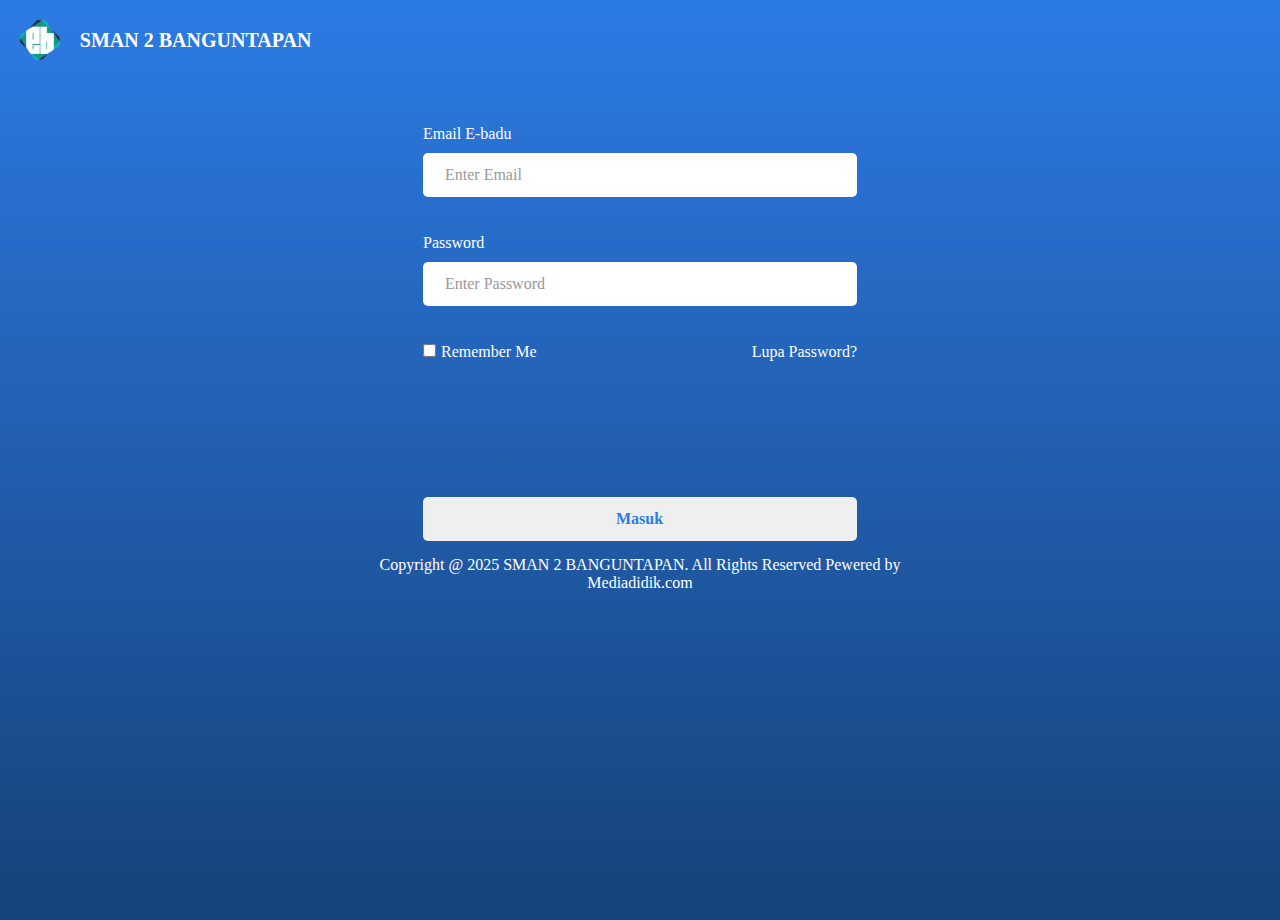
<file: index.html>
<!DOCTYPE html>
<html lang="en">
<head>
    <meta charset="UTF-8">
    <meta name="viewport" content="width=device-width, initial-scale=1.0">
    <title>Login page</title>
    <link rel ="stylesheet" href="login.css">
</head>

<body>
    <nav class="navbar">
        <div class="navdiv">
            <img src="logo ebadu.png" class="logo-ebadu" alt="Logo">
            <span>SMAN 2 BANGUNTAPAN</span>
        </div>
    </nav>

    <div class="wrapper">
        <form action="">
               
                <div class="input-box">
                     <p>Email E-badu</p>
                    <input type="text" placeholder="Enter Email" required>
                </div>
              
                <div class="input-box">
                    <p>Password</p>
                    <input type="password" placeholder="Enter Password" required>
                </div>

                <div class="remember-lupa">
                    <label><input type="checkbox">Remember Me</label>
                    <a href="#">Lupa Password?</a>  
                </div>

            <button type="button" class="btn" onclick="window.location.href='beranda.html'">Masuk</button>

            <div class="text">
                <p>Copyright @ 2025 SMAN 2 BANGUNTAPAN. All Rights Reserved Pewered by Mediadidik.com</p>
            </div>
 
        </form>
    </div>
</body>
</html>
</file>
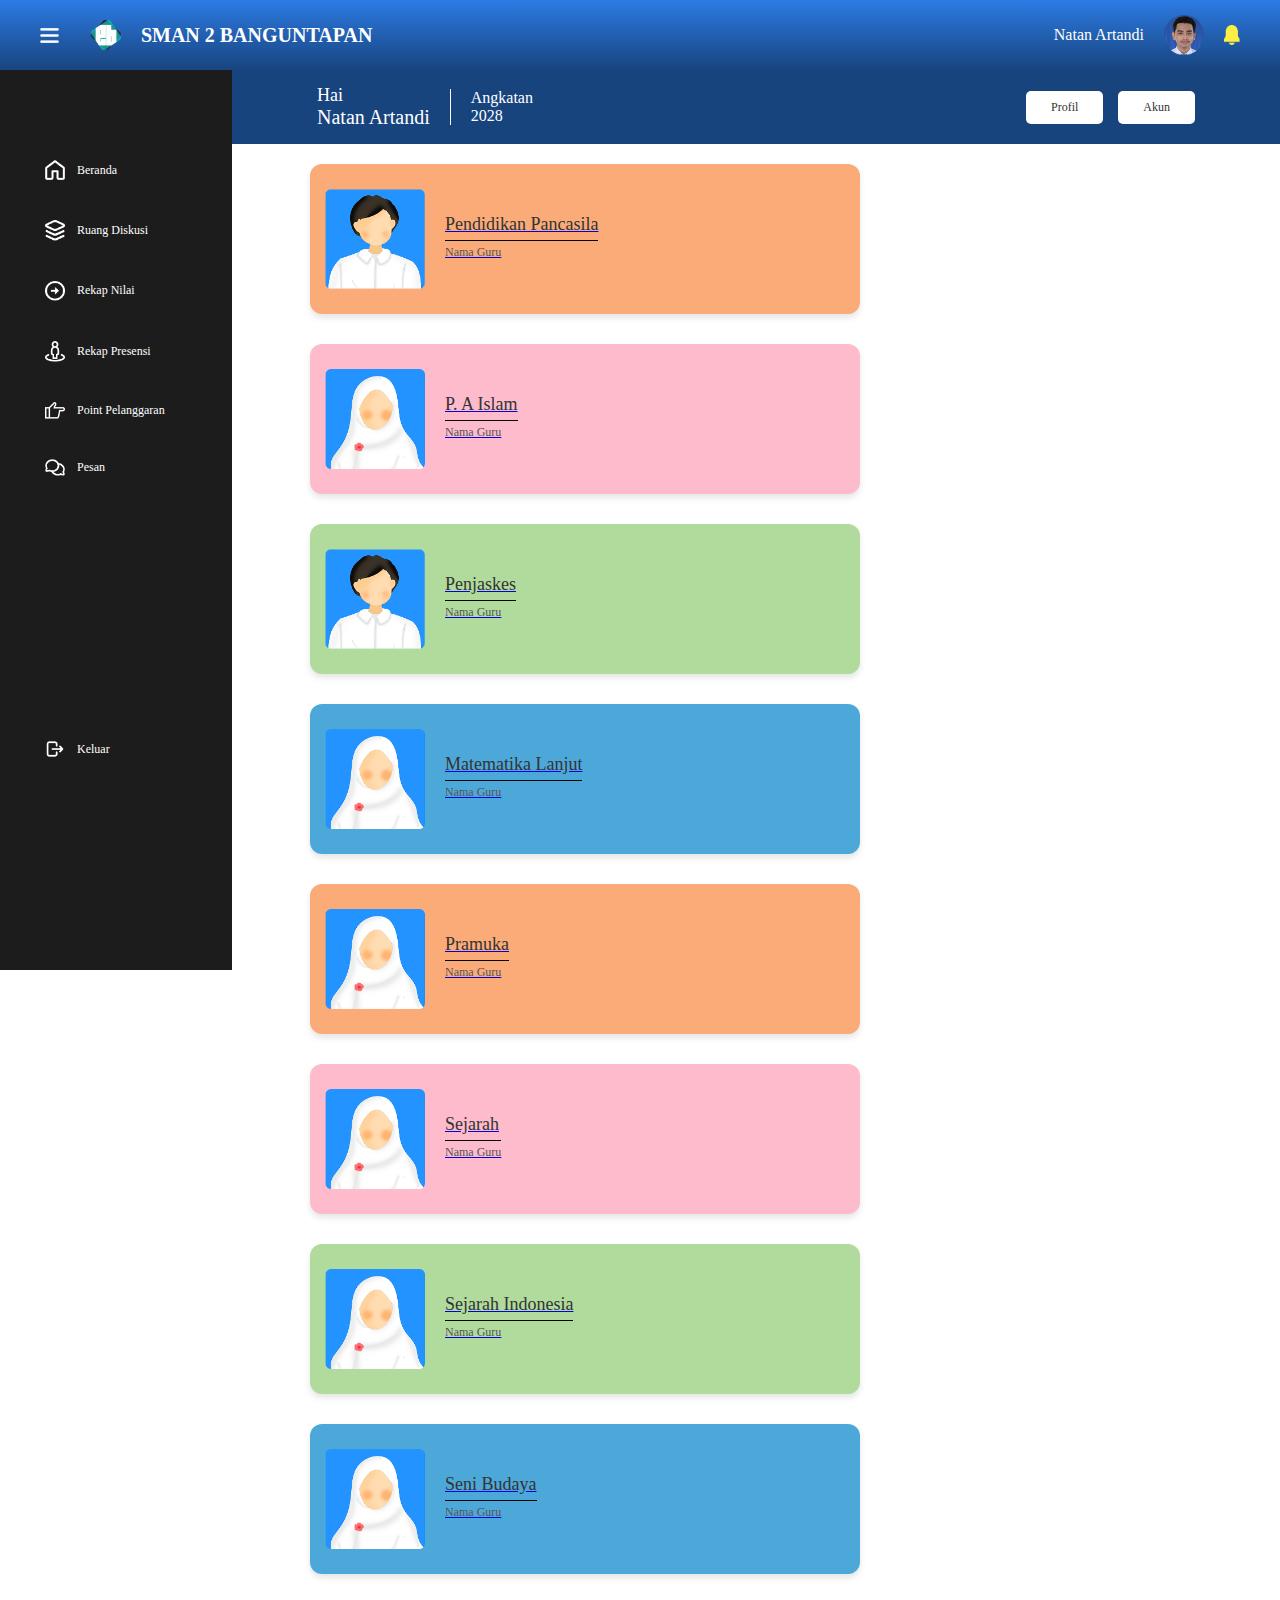
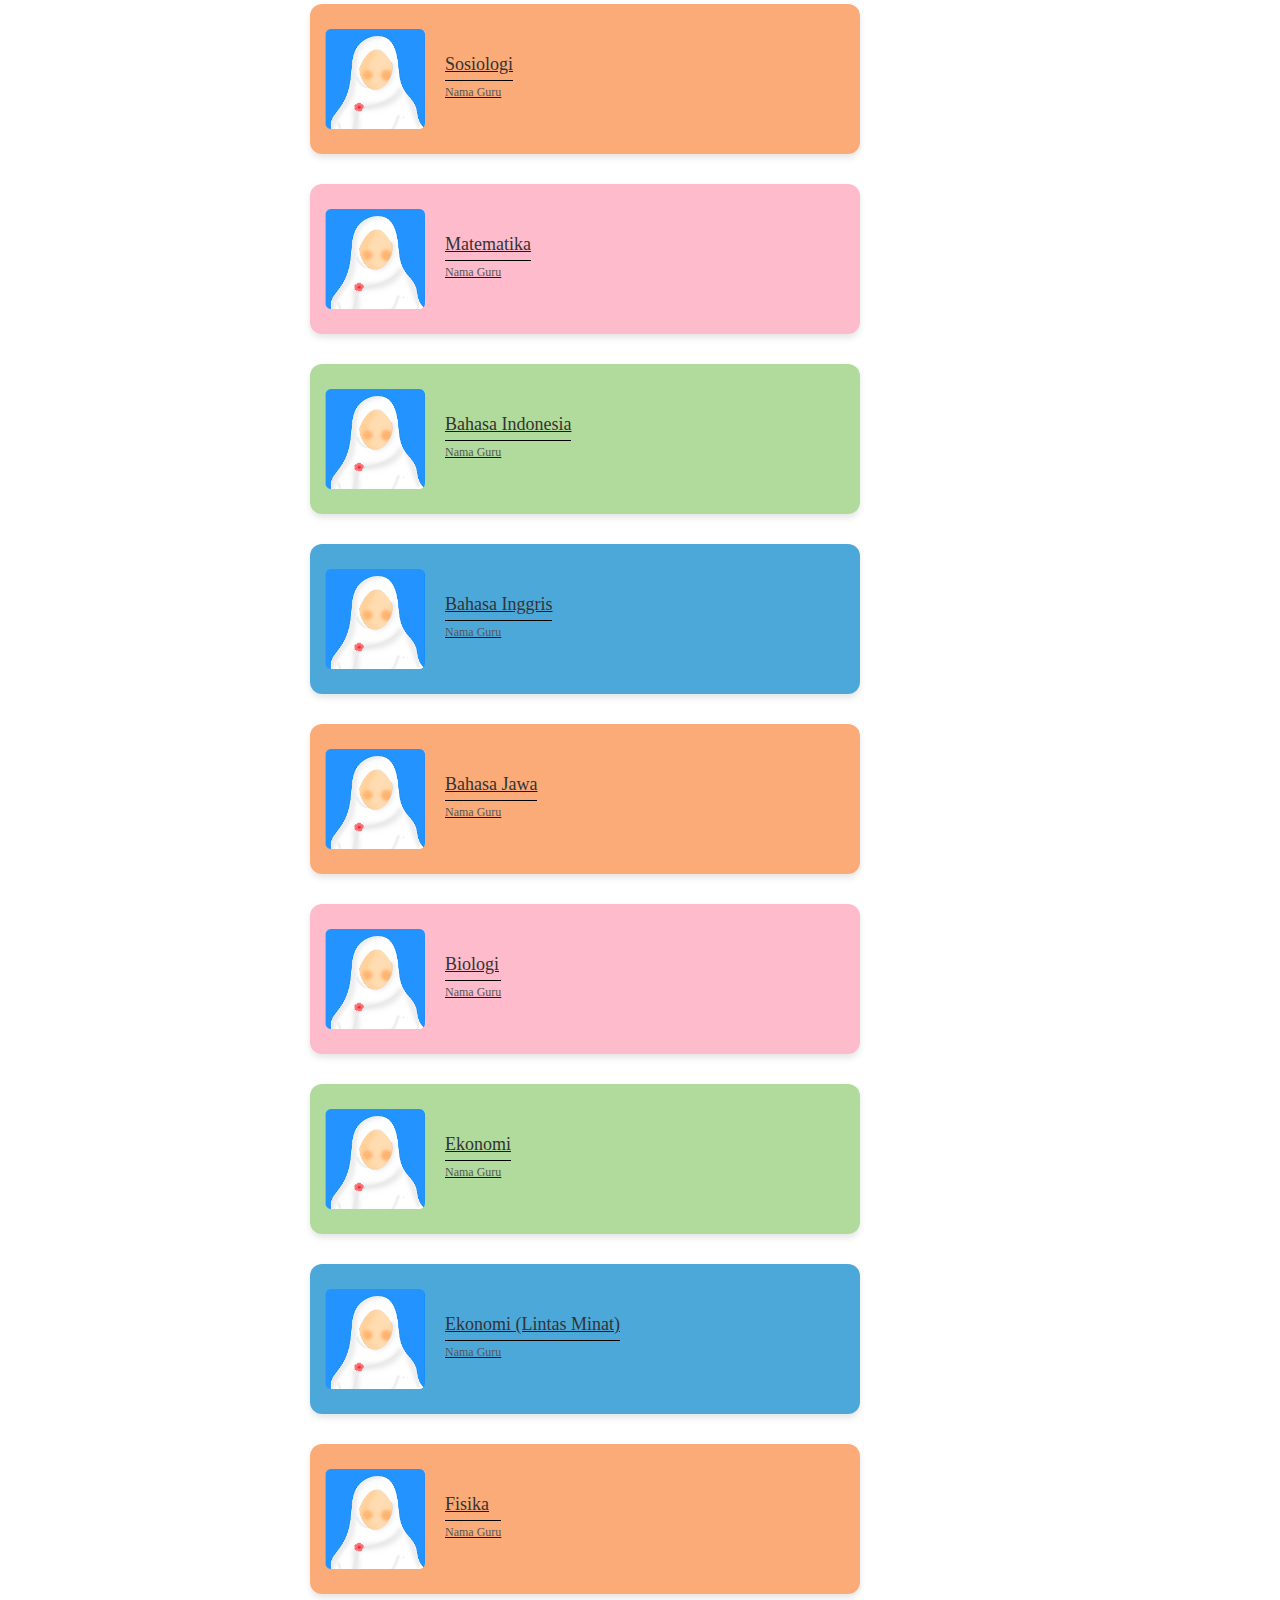
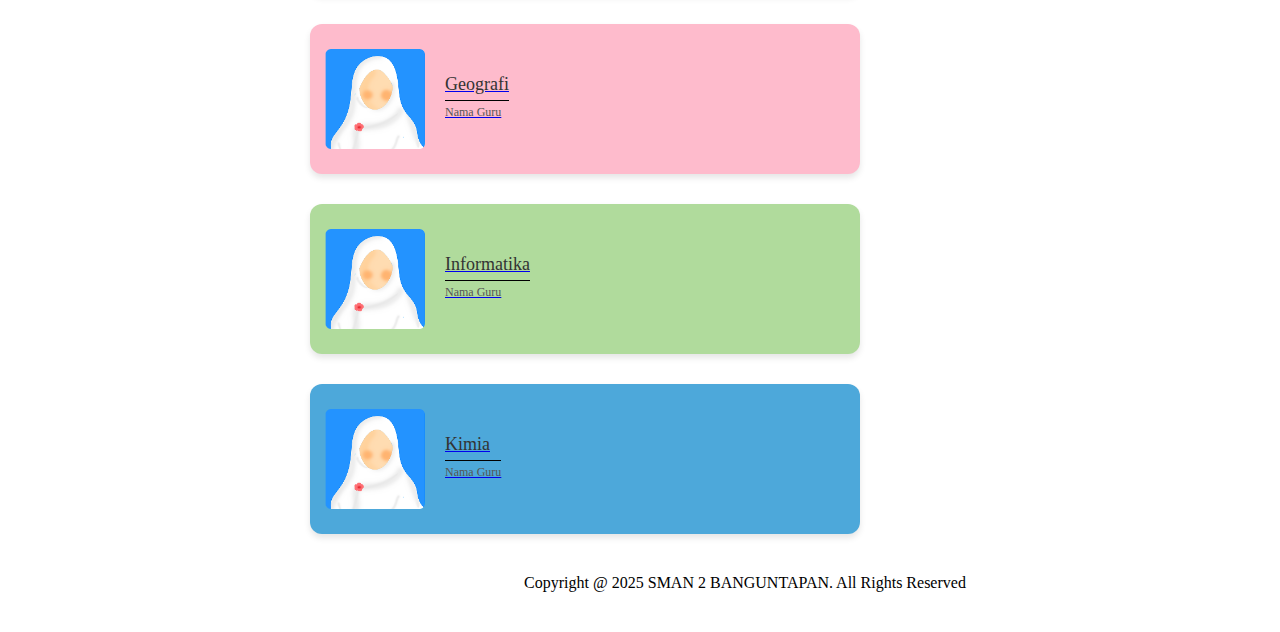
<file: beranda.html>
<!DOCTYPE html>
<html lang="en">
<head>
    <meta charset="UTF-8">
    <meta name="viewport" content="width=device-width, initial-scale=1.0">
    <title>Beranda</title>
    <link rel="stylesheet" href="beranda.css" />
</head>
<body>
     <nav class="navbar">
        <div class="navdiv">
            <div class="kanan"> <img class="icon-menu" src="icon menu.png" />
                <img class="logo-ebadu" src="logo ebadu.png" />
                <span class="text-sma">SMAN 2 BANGUNTAPAN</span>
            </div>
            <div class="kiri"> <span class="text-user">Natan Artandi</span>
                <img class="ellipse" src="Ellipse 1.png" />
                <img class="icon-notifikasi" src="Icon Notifikasi.png" />
            </div>
        </div>    
    </nav>

    <div class="sidebar">
        <div class="sidebar-menu">
            <a href="#" class="item-menu">
                <img src="icon beranda.png"class="icon-menu">
                <span>Beranda</span>
            </a>
             <a href="#" class="item-menu">
                <img src="icon ruang diskusi.png" class="icon-menu">
                <span>Ruang Diskusi</span>
            </a>
             <a href="#" class="item-menu">
                <img src="icon rekap nilai.png" class="icon-menu">
                <span>Rekap Nilai</span>
            </a>
             <a href="#" class="item-menu">
                <img src="icon rekap presensi.png" class="icon-menu">
                <span>Rekap Presensi</span>
            </a>
             <a href="#" class="item-menu">
                <img src="icon point pelanggaran.png" class="icon-menu">
                <span>Point Pelanggaran</span>
            </a>
             <a href="#" class="item-menu">
                <img src="icon pesan.png" class="icon-menu">
                <span>Pesan</span>
            </a>
             <a href="index.html" class="logout">
                <img src="icon keluar.png" class="icon-menu">
                <span>Keluar</span>
            </a>
        </div>
    </div>

    <div class="navbar2">
        <div class="user-info">
            <div class="user">
                <p>Hai</p>
                <h2>Natan Artandi</h2>
            </div>
            <div class="angkatan">
                <p>Angkatan</p>
                <h3>2028</h3>
            </div>
        </div>
        <div class="button-user">
            <button class="btn">Profil</button>
            <button class="btn">Akun</button>
        </div>
    </div>

    <div class="cards-container">
        <a href="mata_pelajaran.html" class="card orange">
            <img src="foto laki laki.png" alt="Guru">
            <div class="card-text">
                <h3>Pendidikan Pancasila</h3>
                <p>Nama Guru</p>
            </div>
        </a>
        <a href="mata_pelajaran.html" class="card pink">
            <img src="foto perempuan.png" alt="Guru">
            <div class="card-text">
                <h3>P. A Islam</h3>
                <p>Nama Guru</p>
            </div>
        </a>
        <a href="mata_pelajaran.html" class="card hijau">
            <img src="foto laki laki.png" alt="Guru">
            <div class="card-text">
                <h3>Penjaskes</h3>
                <p>Nama Guru</p>
                </div>
        </a>
        <a href="mata_pelajaran.html" class="card biru">
            <img src="foto perempuan.png" alt="Guru">
            <div class="card-text">
                <h3>Matematika Lanjut</h3>
                <p>Nama Guru</p>
            </div>
        </a>
        <a href="mata_pelajaran.html" class="card orange">
            <img src="foto perempuan.png" alt="Guru">
            <div class="card-text">
                <h3>Pramuka</h3>
                <p>Nama Guru</p>
            </div>
        </a>
        <a href="mata_pelajaran.html" class="card pink">
            <img src="foto perempuan.png" alt="Guru">
            <div class="card-text">
                    <h3>Sejarah </h3>
                    <p>Nama Guru</p>
                </div>
            </a>
            <a href="mata_pelajaran.html" class="card hijau">
                <img src="foto perempuan.png" alt="Guru">
                <div class="card-text">
                    <h3>Sejarah Indonesia</h3>
                    <p>Nama Guru</p>
                </div>
            </a>
            <a href="mata_pelajaran.html" class="card biru">
                <img src="foto perempuan.png" alt="Guru">
                <div class="card-text">
                    <h3>Seni Budaya</h3>
                    <p>Nama Guru</p>
                </div>
            </a>
            <a href="mata_pelajaran.html" class="card orange">
                <img src="foto perempuan.png" alt="Guru">
                <div class="card-text">
                    <h3>Sosiologi</h3>
                    <p>Nama Guru</p>
                </div>
            </a>
            <a href="mata_pelajaran.html" class="card pink">
                <img src="foto perempuan.png" alt="Guru">
                <div class="card-text">
                    <h3>Matematika</h3>
                    <p>Nama Guru</p>
                </div>
            </a>
            <a href="mata_pelajaran.html" class="card hijau">
                <img src="foto perempuan.png" alt="Guru">
                <div class="card-text">
                    <h3>Bahasa Indonesia</h3>
                    <p>Nama Guru</p>
                </div>
            </a>
            <a href="mata_pelajaran.html" class="card biru">
                <img src="foto perempuan.png" alt="Guru">
                <div class="card-text">
                    <h3>Bahasa Inggris</h3>
                    <p>Nama Guru</p>
                </div>
            </a>
            <a href="mata_pelajaran.html" class="card orange">
                <img src="foto perempuan.png" alt="Guru">
                <div class="card-text">
                    <h3>Bahasa Jawa</h3>
                    <p>Nama Guru</p>
                </div>
            </a>
            <a href="mata_pelajaran.html" class="card pink">
                <img src="foto perempuan.png" alt="Guru">
                <div class="card-text">
                    <h3>Biologi</h3>
                    <p>Nama Guru</p>
                </div>
            </a>
            <a href="mata_pelajaran.html" class="card hijau">
                <img src="foto perempuan.png" alt="Guru">
                <div class="card-text">
                    <h3>Ekonomi</h3>
                    <p>Nama Guru</p>
                </div>
            </a>
                
        <a href="mata_pelajaran.html" class="card biru">
            <img src="foto perempuan.png" alt="Guru">
            <div class="card-text">
                <h3>Ekonomi (Lintas Minat)</h3>
                <p>Nama Guru</p>
            </div>
        </a>
        <a href="mata_pelajaran.html" class="card orange">
            <img src="foto perempuan.png" alt="Guru">
            <div class="card-text">
                <h3>Fisika</h3>
                <p>Nama Guru</p>
            </div>
        </a>
        <a href="mata_pelajaran.html" class="card pink">
            <img src="foto perempuan.png" alt="Guru">
            <div class="card-text">
                <h3>Geografi</h3>
                <p>Nama Guru</p>
            </div>
        </a>
        <a href="mata_pelajaran.html" class="card hijau">
            <img src="foto perempuan.png" alt="Guru">
            <div class="card-text">
                <h3>Informatika</h3>
                <p>Nama Guru</p>
            </div>
        </a>
        <a href="mata_pelajaran.html" class="card biru">
            <img src="foto perempuan.png" alt="Guru">
            <div class="card-text">
                <h3>Kimia</h3>
                <p>Nama Guru</p>
            </div>
        </a>
    </div>
    <div class="identitas">
        <p>Copyright @ 2025 SMAN 2 BANGUNTAPAN. All Rights Reserved</p>
    </div>
</body>
</html>
</file>
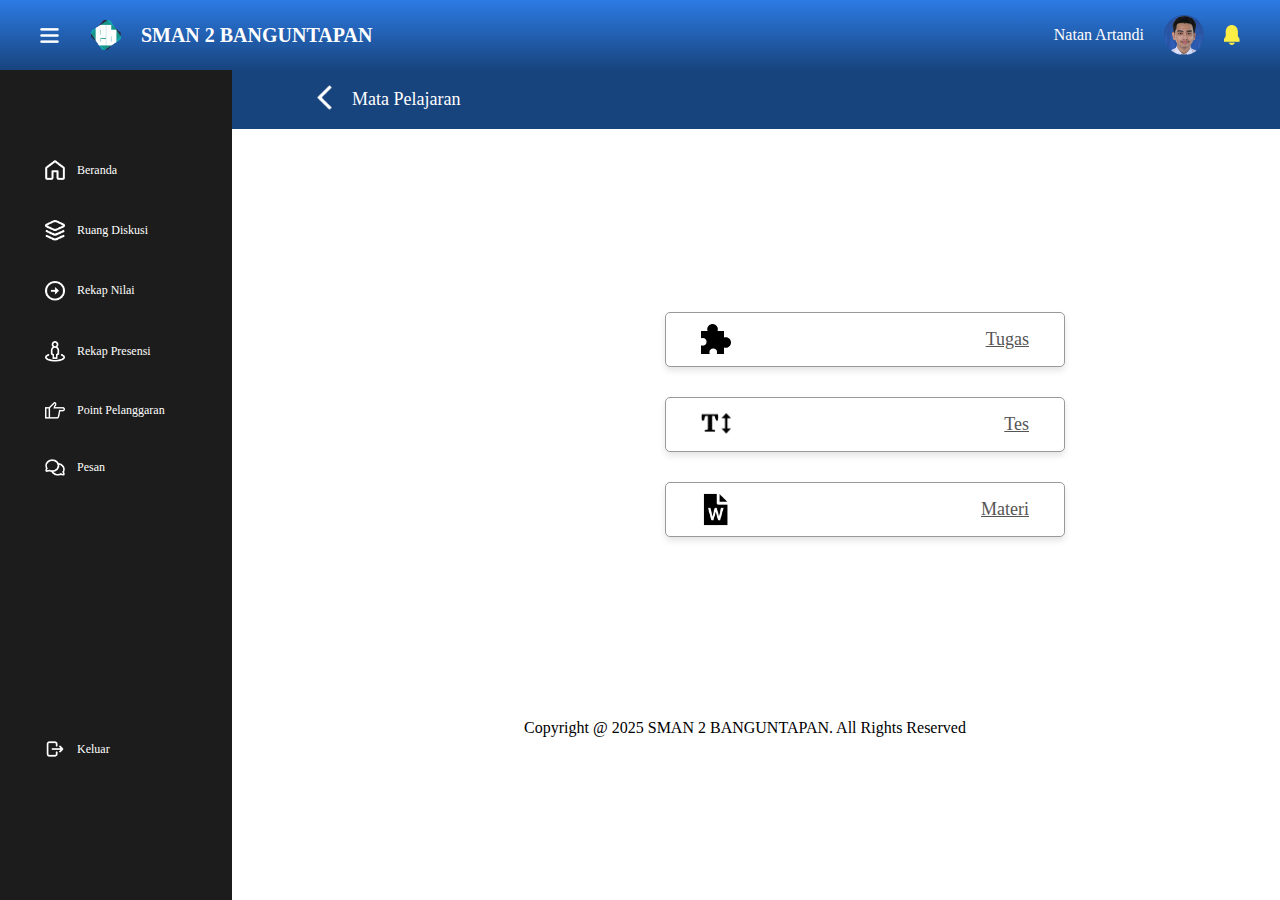
<file: mata_pelajaran.html>
<!DOCTYPE html>
<html lang="en">
  <head>
    <meta charset="UTF-8" />
    <meta name="viewport" content="width=device-width, initial-scale=1.0" />
    <title>Beranda</title>
    <link rel="stylesheet" href="mata_pelajaran.css" />
  </head>
  <body>
    <nav class="navbar">
      <div class="navdiv">
        <div class="kanan">
          <img class="icon-menu" src="icon menu.png" />
          <img class="logo-ebadu" src="logo ebadu.png" />
          <span class="text-sma">SMAN 2 BANGUNTAPAN</span>
        </div>
        <div class="kiri">
          <span class="text-user">Natan Artandi</span>
          <img class="ellipse" src="Ellipse 1.png" />
          <img class="icon-notifikasi" src="Icon Notifikasi.png" />
        </div>
      </div>
    </nav>

    <div class="sidebar">
      <div class="sidebar-menu">
        <a href="beranda.html" class="item-menu">
          <img src="icon beranda.png" class="icon-menu" />
          <span>Beranda</span>
        </a>
        <a href="#" class="item-menu">
          <img src="icon ruang diskusi.png" class="icon-menu" />
          <span>Ruang Diskusi</span>
        </a>
        <a href="#" class="item-menu">
          <img src="icon rekap nilai.png" class="icon-menu" />
          <span>Rekap Nilai</span>
        </a>
        <a href="#" class="item-menu">
          <img src="icon rekap presensi.png" class="icon-menu" />
          <span>Rekap Presensi</span>
        </a>
        <a href="#" class="item-menu">
          <img src="icon point pelanggaran.png" class="icon-menu" />
          <span>Point Pelanggaran</span>
        </a>
        <a href="#" class="item-menu">
          <img src="icon pesan.png" class="icon-menu" />
          <span>Pesan</span>
        </a>
        <a href="index.html" class="logout">
          <img src="icon keluar.png" class="icon-menu" />
          <span>Keluar</span>
        </a>
      </div>
    </div>

    <div class="navbar2">
      <div class="user-info">
        <a href="beranda.html" class="item-back">
          <img src="icon back.png" class="icon-back" />
        </a>
        <div class="user">
          <p>Mata Pelajaran</p>
        </div>
      </div>
    </div>

    <div class="cards-container">
      <a href="tugas.html" class="card">
        <img src="icon tugas.png" alt="Guru" />
        <div class="card-text">
          <p>Tugas</p>
        </div>
      </a>
      <a href="tes.html" class="card">
        <img src="icon tes.png" alt="Guru" />
        <div class="card-text">
          <p>Tes</p>
        </div>
      </a>
      <a href="materi.html" class="card">
        <img src="icon materi.png" alt="Guru" />
        <div class="card-text">
          <p>Materi</p>
        </div>
      </a>
    </div>
    <div class="identitas">
      <p>Copyright @ 2025 SMAN 2 BANGUNTAPAN. All Rights Reserved</p>
    </div>
  </body>
</html>
</file>
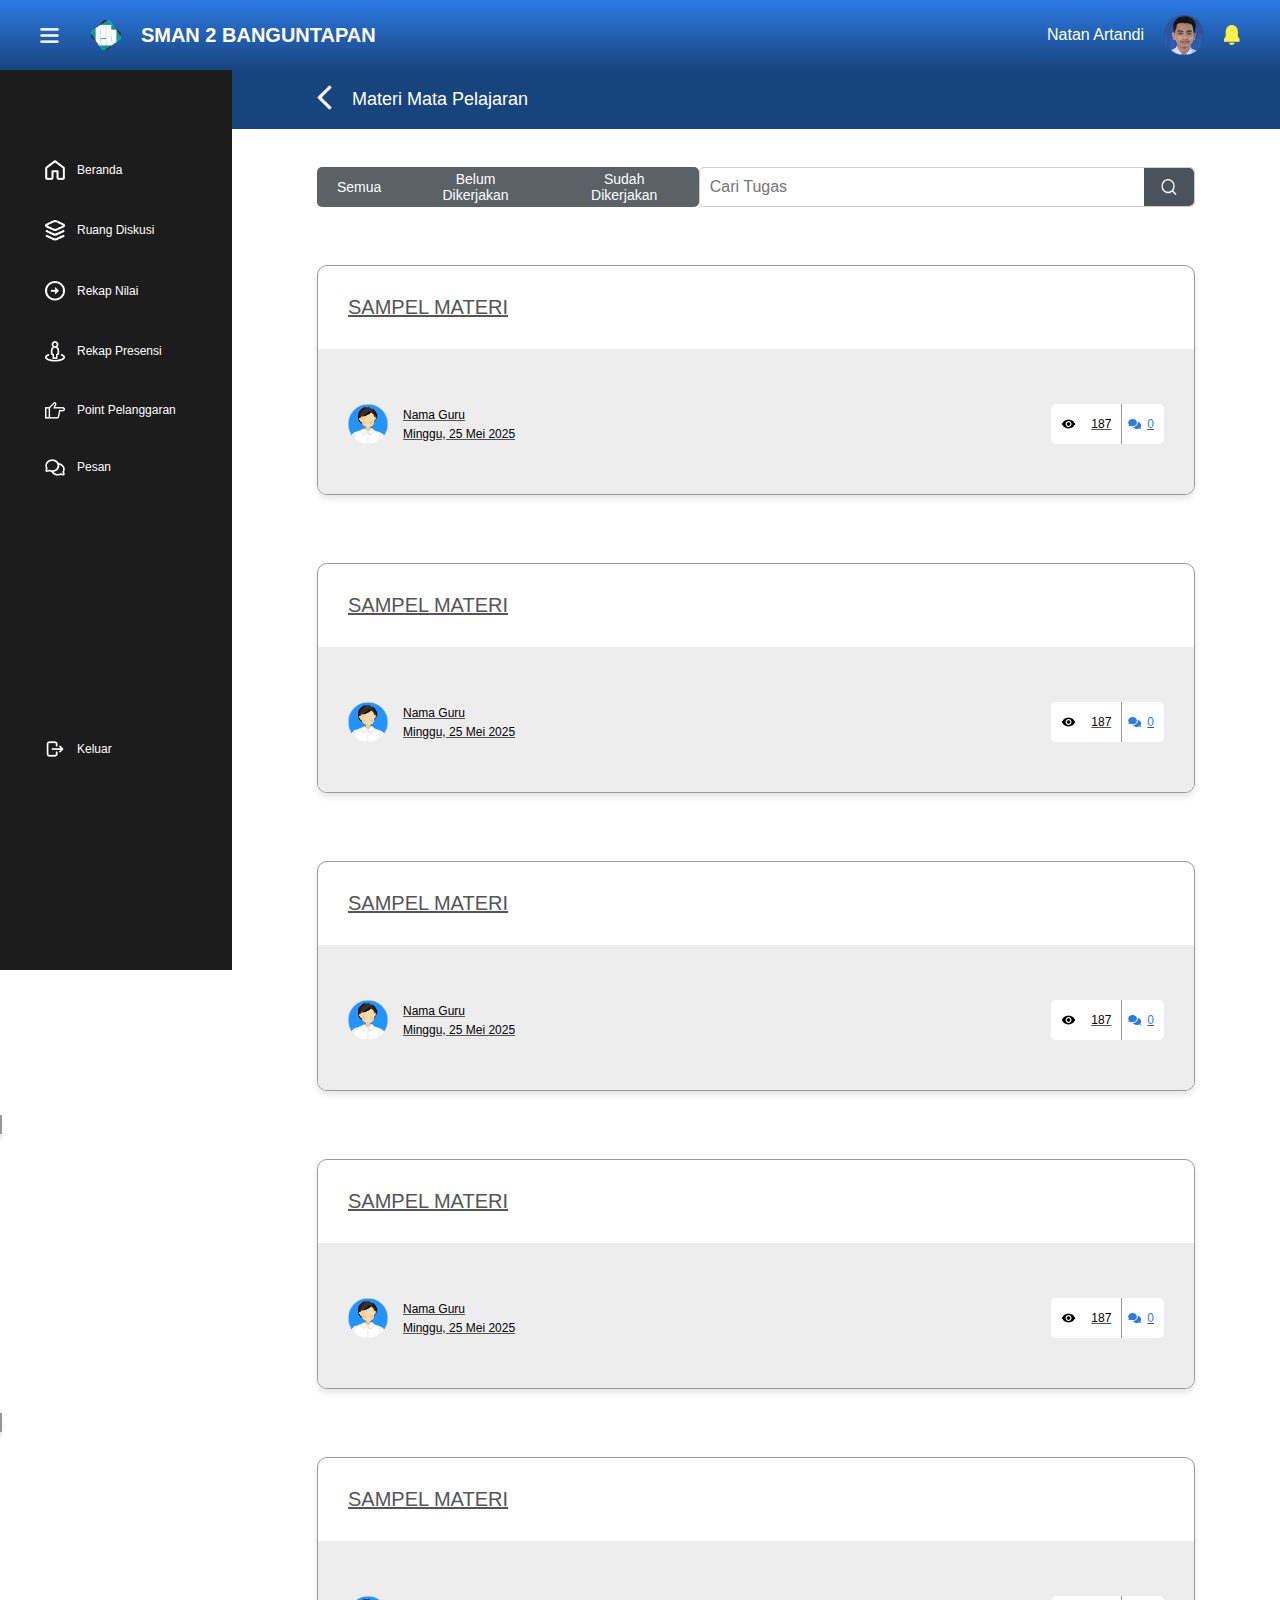
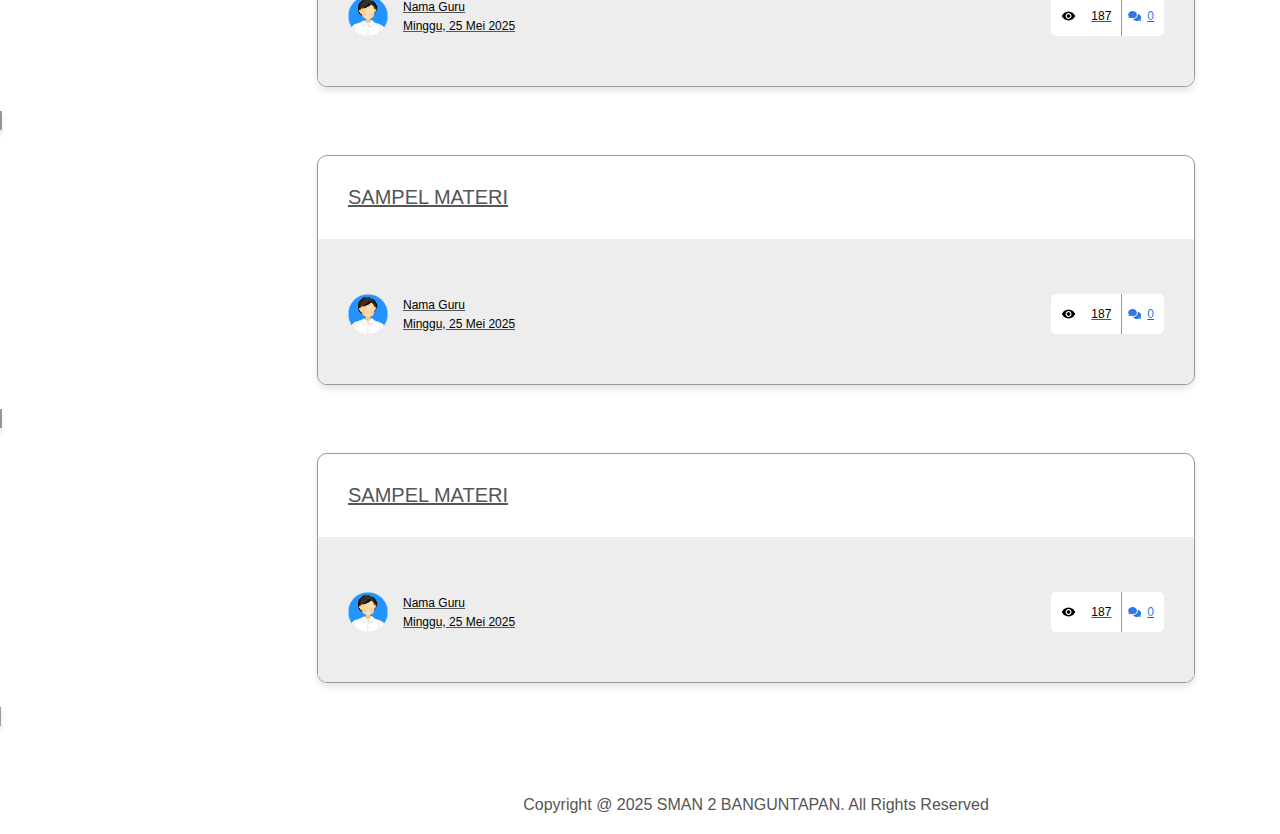
<file: materi.html>
<!DOCTYPE html>
<html lang="en">
  <head>
    <meta charset="UTF-8" />
    <meta name="viewport" content="width=device-width, initial-scale=1.0" />
    <title>Tes</title>
    <link rel="stylesheet" href="materi.css" />
  </head>
  <body>
    <nav class="navbar">
      <div class="navdiv">
        <div class="kanan">
          <img class="icon-menu" src="icon menu.png" />
          <img class="logo-ebadu" src="logo ebadu.png" />
          <span class="text-sma">SMAN 2 BANGUNTAPAN</span>
        </div>
        <div class="kiri">
          <span class="text-user">Natan Artandi</span>
          <img class="ellipse" src="Ellipse 1.png" />
          <img class="icon-notifikasi" src="Icon Notifikasi.png" />
        </div>
      </div>
    </nav>

    <div class="sidebar">
      <div class="sidebar-menu">
        <a href="beranda.html" class="item-menu">
          <img src="icon beranda.png" class="icon-menu" />
          <span>Beranda</span>
        </a>
        <a href="#" class="item-menu">
          <img src="icon ruang diskusi.png" class="icon-menu" />
          <span>Ruang Diskusi</span>
        </a>
        <a href="#" class="item-menu">
          <img src="icon rekap nilai.png" class="icon-menu" />
          <span>Rekap Nilai</span>
        </a>
        <a href="#" class="item-menu">
          <img src="icon rekap presensi.png" class="icon-menu" />
          <span>Rekap Presensi</span>
        </a>
        <a href="#" class="item-menu">
          <img src="icon point pelanggaran.png" class="icon-menu" />
          <span>Point Pelanggaran</span>
        </a>
        <a href="#" class="item-menu">
          <img src="icon pesan.png" class="icon-menu" />
          <span>Pesan</span>
        </a>
        <a href="index.html" class="logout">
          <img src="icon keluar.png" class="icon-menu" />
          <span>Keluar</span>
        </a>
      </div>
    </div>

    <div class="navbar2">
      <div class="user-info">
        <a href="mata_pelajaran.html">
          <img src="icon back.png" class="icon-back" />
        </a>
        <div class="user">
          <p>Materi Mata Pelajaran</p>
        </div>
      </div>
    </div>

    <div class="filter">
      <div class="card-button">
        <button class="btn-semua">Semua</button>
        <button class="btn-belum">Belum Dikerjakan</button>
        <button class="btn-sudah">Sudah Dikerjakan</button>
      </div>
      <div class="search-container">
        <input type="text" placeholder="Cari Tugas" />
        <button><img src="icon search.png" alt="Cari" /></button>
      </div>
    </div>

    <a href="sampel_materi.html" class="card">
      <div class="cards-container">
        <div class="card">
          <div class="card-text">
            <p>SAMPEL MATERI</p>
          </div>
          <div class="card-informasi">
            <div class="card-guru">
              <img src="Ellipse laki.png" alt="Guru" />
              <div class="card-infoguru">
                <h3>Nama Guru</h3>
                <p>Minggu, 25 Mei 2025</p>
              </div>
            </div>
            <div class="card-deadline">
              <img src="icon mata.png" alt="pelihat" style="width: 15px;"/> 
              <h3>187</h3>
              <img src="icon komen.png" alt="komen" style="width: 15px;"/> 
              <p>0</p>
            </div>
          </div>
        </div>
      </div>
    </a>
    <a href="sampel_materi.html" class="card">
      <div class="cards-container">
        <div class="card">
          <div class="card-text">
            <p>SAMPEL MATERI</p>
          </div>
          <div class="card-informasi">
            <div class="card-guru">
              <img src="Ellipse laki.png" alt="Guru" />
              <div class="card-infoguru">
                <h3>Nama Guru</h3>
                <p>Minggu, 25 Mei 2025</p>
              </div>
            </div>
            <div class="card-deadline">
              <img src="icon mata.png" alt="pelihat" style="width: 15px;"/> 
              <h3>187</h3>
              <img src="icon komen.png" alt="komen" style="width: 15px;"/> 
              <p>0</p>
            </div>
          </div>
        </div>
      </div>
    </a>
    <a href="sampel_materi.html" class="card">
      <div class="cards-container">
        <div class="card">
          <div class="card-text">
            <p>SAMPEL MATERI</p>
          </div>
          <div class="card-informasi">
            <div class="card-guru">
              <img src="Ellipse laki.png" alt="Guru" />
              <div class="card-infoguru">
                <h3>Nama Guru</h3>
                <p>Minggu, 25 Mei 2025</p>
              </div>
            </div>
            <div class="card-deadline">
              <img src="icon mata.png" alt="pelihat" style="width: 15px;"/> 
              <h3>187</h3>
              <img src="icon komen.png" alt="komen" style="width: 15px;"/> 
              <p>0</p>
            </div>
          </div>
        </div>
      </div>
    </a>
    <a href="sampel_materi.html" class="card">
      <div class="cards-container">
        <div class="card">
          <div class="card-text">
            <p>SAMPEL MATERI</p>
          </div>
          <div class="card-informasi">
            <div class="card-guru">
              <img src="Ellipse laki.png" alt="Guru" />
              <div class="card-infoguru">
                <h3>Nama Guru</h3>
                <p>Minggu, 25 Mei 2025</p>
              </div>
            </div>
            <div class="card-deadline">
              <img src="icon mata.png" alt="pelihat" style="width: 15px;"/> 
              <h3>187</h3>
              <img src="icon komen.png" alt="komen" style="width: 15px;"/> 
              <p>0</p>
            </div>
          </div>
        </div>
      </div>
    </a>
    <a href="sampel_materi.html" class="card">
      <div class="cards-container">
        <div class="card">
          <div class="card-text">
            <p>SAMPEL MATERI</p>
          </div>
          <div class="card-informasi">
            <div class="card-guru">
              <img src="Ellipse laki.png" alt="Guru" />
              <div class="card-infoguru">
                <h3>Nama Guru</h3>
                <p>Minggu, 25 Mei 2025</p>
              </div>
            </div>
            <div class="card-deadline">
              <img src="icon mata.png" alt="pelihat" style="width: 15px;"/> 
              <h3>187</h3>
              <img src="icon komen.png" alt="komen" style="width: 15px;"/> 
              <p>0</p>
            </div>
          </div>
        </div>
      </div>
    </a>
    <a href="sampel_materi.html" class="card">
      <div class="cards-container">
        <div class="card">
          <div class="card-text">
            <p>SAMPEL MATERI</p>
          </div>
          <div class="card-informasi">
            <div class="card-guru">
              <img src="Ellipse laki.png" alt="Guru" />
              <div class="card-infoguru">
                <h3>Nama Guru</h3>
                <p>Minggu, 25 Mei 2025</p>
              </div>
            </div>
            <div class="card-deadline">
              <img src="icon mata.png" alt="pelihat" style="width: 15px;"/> 
              <h3>187</h3>
              <img src="icon komen.png" alt="komen" style="width: 15px;"/> 
              <p>0</p>
            </div>
          </div>
        </div>
      </div>
    </a>
    <a href="sampel_materi.html" class="card">
      <div class="cards-container">
        <div class="card">
          <div class="card-text">
            <p>SAMPEL MATERI</p>
          </div>
          <div class="card-informasi">
            <div class="card-guru">
              <img src="Ellipse laki.png" alt="Guru" />
              <div class="card-infoguru">
                <h3>Nama Guru</h3>
                <p>Minggu, 25 Mei 2025</p>
              </div>
            </div>
            <div class="card-deadline">
              <img src="icon mata.png" alt="pelihat" style="width: 15px;"/> 
              <h3>187</h3>
              <img src="icon komen.png" alt="komen" style="width: 15px;"/> 
              <p>0</p>
            </div>
          </div>
        </div>
      </div>
    </a>
    <div class="identitas">
      <p>Copyright @ 2025 SMAN 2 BANGUNTAPAN. All Rights Reserved</p>
    </div>
  </body>
</html>
</file>
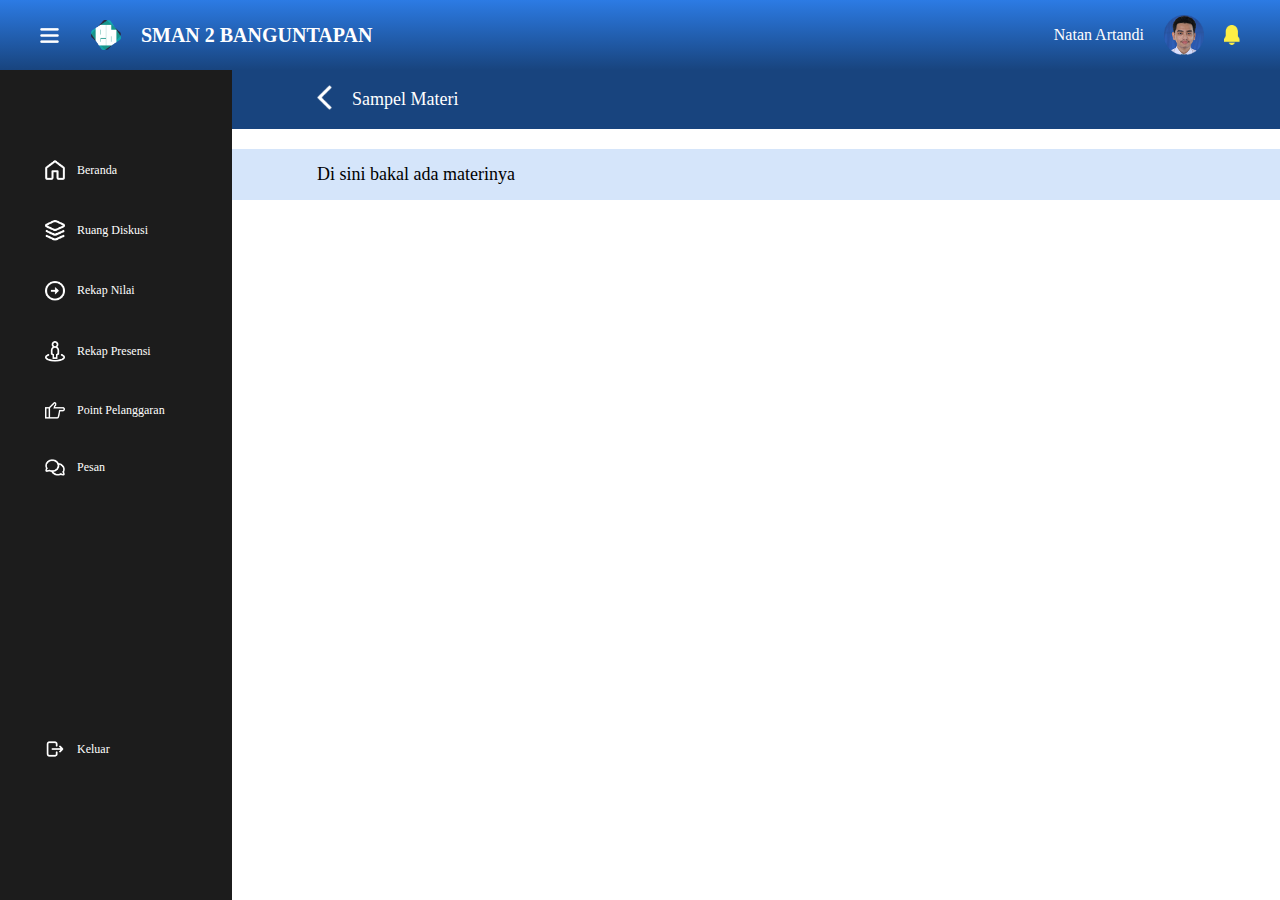
<file: sampel_materi.html>
<!DOCTYPE html>
<html lang="en">
<head>
    <meta charset="UTF-8">
    <meta name="viewport" content="width=device-width, initial-scale=1.0">
    <title>Sampel Tugas</title>
    <link rel="stylesheet" href="sampel_materi.css" />
</head>
<body>
    <nav class="navbar">
        <div class="navdiv">
            <div class="kanan"> <img class="icon-menu" src="icon menu.png" />
                <img class="logo-ebadu" src="logo ebadu.png" />
                <span class="text-sma">SMAN 2 BANGUNTAPAN</span>
            </div>
            <div class="kiri"> <span class="text-user">Natan Artandi</span>
                <img class="ellipse" src="Ellipse 1.png" />
                <img class="icon-notifikasi" src="Icon Notifikasi.png" />
            </div>
        </div>    
    </nav>

    <div class="sidebar">
        <div class="sidebar-menu">
            <a href="beranda.html" class="item-menu">
                <img src="icon beranda.png"class="icon-menu">
                <span>Beranda</span>
            </a>
             <a href="#" class="item-menu">
                <img src="icon ruang diskusi.png" class="icon-menu">
                <span>Ruang Diskusi</span>
            </a>
             <a href="#" class="item-menu">
                <img src="icon rekap nilai.png" class="icon-menu">
                <span>Rekap Nilai</span>
            </a>
             <a href="#" class="item-menu">
                <img src="icon rekap presensi.png" class="icon-menu">
                <span>Rekap Presensi</span>
            </a>
             <a href="#" class="item-menu">
                <img src="icon point pelanggaran.png" class="icon-menu">
                <span>Point Pelanggaran</span>
            </a>
             <a href="#" class="item-menu">
                <img src="icon pesan.png" class="icon-menu">
                <span>Pesan</span>
            </a>
             <a href="index.html" class="logout">
                <img src="icon keluar.png" class="icon-menu">
                <span>Keluar</span>
            </a>
        </div>
    </div>

    <div class="navbar2">
        <div class="user-info"> 
            <a href="materi.html">
                <img src="icon back.png" class="icon-back">
            </a>
            <div class="user">
                <p>Sampel Materi</p>
            </div> 
        </div>
    </div>

    <div class="noting">
            <div class="user">
                <p>Di sini bakal ada materinya</p>
            </div> 
    </div>
</body>
</html>
</file>
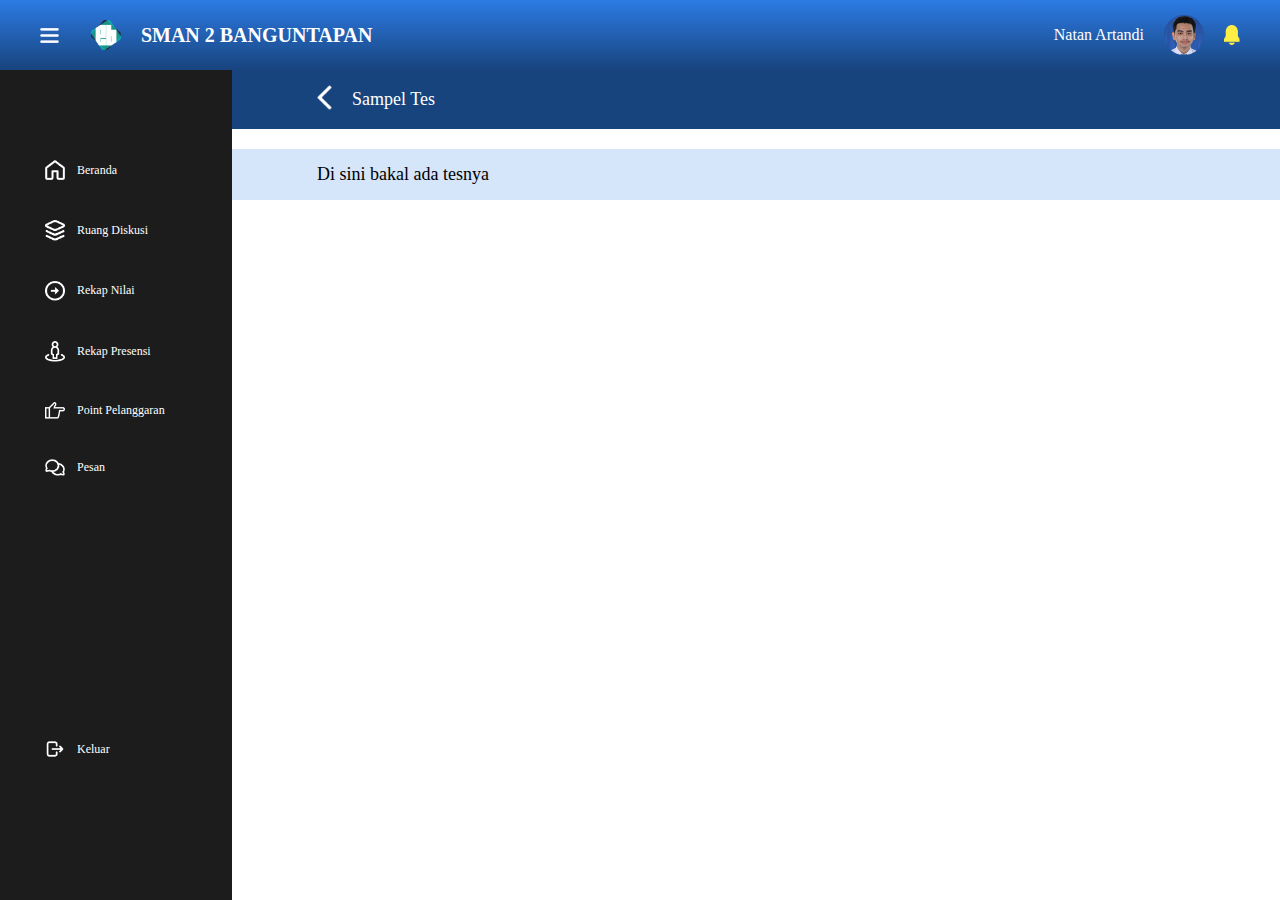
<file: sampel_tes.html>
<!DOCTYPE html>
<html lang="en">
<head>
    <meta charset="UTF-8">
    <meta name="viewport" content="width=device-width, initial-scale=1.0">
    <title>Sampel Tugas</title>
    <link rel="stylesheet" href="sampel_tes.css" />
</head>
<body>
    <nav class="navbar">
        <div class="navdiv">
            <div class="kanan"> <img class="icon-menu" src="icon menu.png" />
                <img class="logo-ebadu" src="logo ebadu.png" />
                <span class="text-sma">SMAN 2 BANGUNTAPAN</span>
            </div>
            <div class="kiri"> <span class="text-user">Natan Artandi</span>
                <img class="ellipse" src="Ellipse 1.png" />
                <img class="icon-notifikasi" src="Icon Notifikasi.png" />
            </div>
        </div>    
    </nav>

    <div class="sidebar">
        <div class="sidebar-menu">
            <a href="beranda.html" class="item-menu">
                <img src="icon beranda.png"class="icon-menu">
                <span>Beranda</span>
            </a>
             <a href="#" class="item-menu">
                <img src="icon ruang diskusi.png" class="icon-menu">
                <span>Ruang Diskusi</span>
            </a>
             <a href="#" class="item-menu">
                <img src="icon rekap nilai.png" class="icon-menu">
                <span>Rekap Nilai</span>
            </a>
             <a href="#" class="item-menu">
                <img src="icon rekap presensi.png" class="icon-menu">
                <span>Rekap Presensi</span>
            </a>
             <a href="#" class="item-menu">
                <img src="icon point pelanggaran.png" class="icon-menu">
                <span>Point Pelanggaran</span>
            </a>
             <a href="#" class="item-menu">
                <img src="icon pesan.png" class="icon-menu">
                <span>Pesan</span>
            </a>
             <a href="index.html" class="logout">
                <img src="icon keluar.png" class="icon-menu">
                <span>Keluar</span>
            </a>
        </div>
    </div>

    <div class="navbar2">
        <div class="user-info"> 
            <a href="tes.html">
                <img src="icon back.png" class="icon-back">
            </a>
            <div class="user">
                <p>Sampel Tes</p>
            </div> 
        </div>
    </div>

    <div class="noting">
            <div class="user">
                <p>Di sini bakal ada tesnya</p>
            </div> 
    </div>
</body>
</html>
</file>
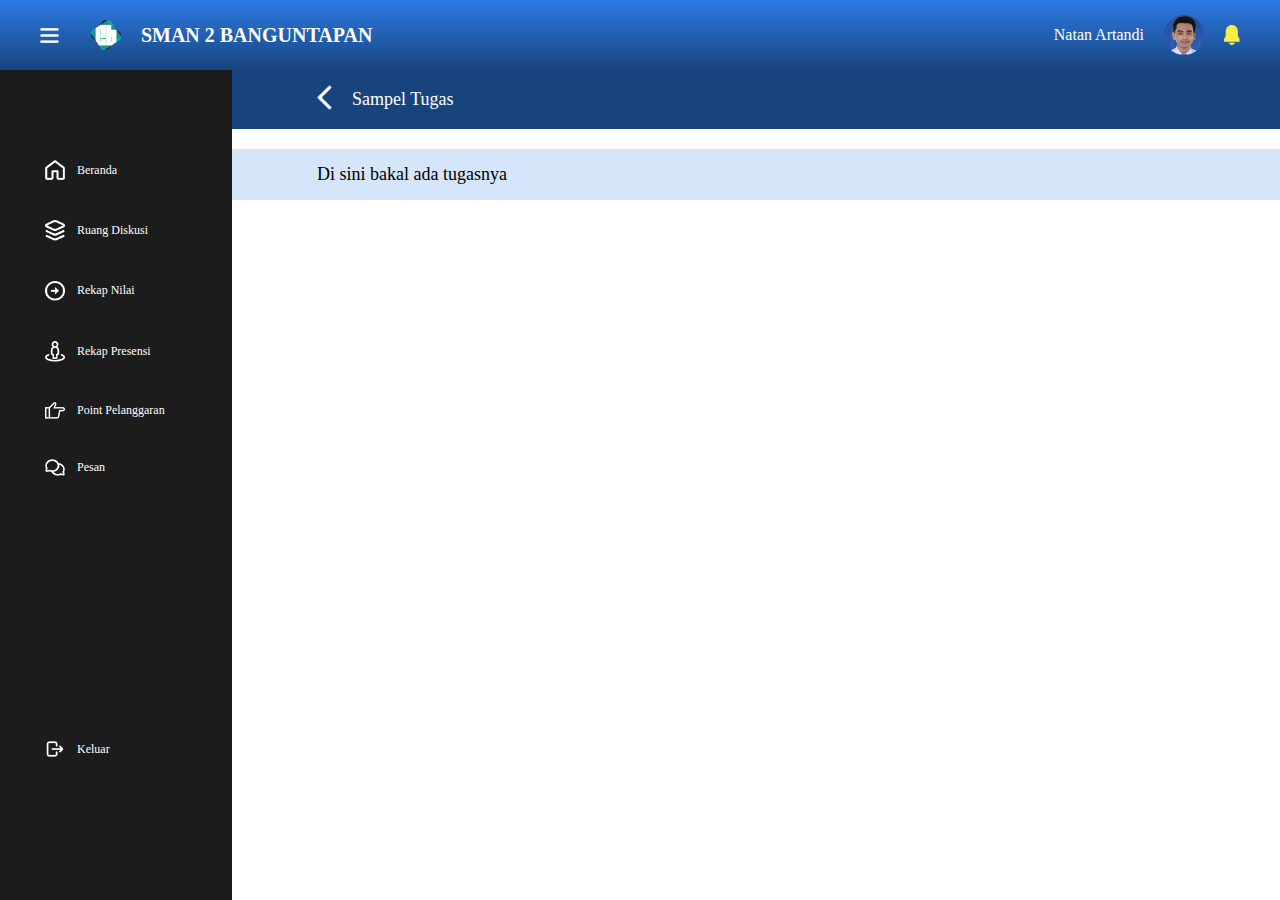
<file: sampel_tugas.html>
<!DOCTYPE html>
<html lang="en">
<head>
    <meta charset="UTF-8">
    <meta name="viewport" content="width=device-width, initial-scale=1.0">
    <title>Sampel Tugas</title>
    <link rel="stylesheet" href="sampel_tugas.css" />
</head>
<body>
    <nav class="navbar">
        <div class="navdiv">
            <div class="kanan"> <img class="icon-menu" src="icon menu.png" />
                <img class="logo-ebadu" src="logo ebadu.png" />
                <span class="text-sma">SMAN 2 BANGUNTAPAN</span>
            </div>
            <div class="kiri"> <span class="text-user">Natan Artandi</span>
                <img class="ellipse" src="Ellipse 1.png" />
                <img class="icon-notifikasi" src="Icon Notifikasi.png" />
            </div>
        </div>    
    </nav>

    <div class="sidebar">
        <div class="sidebar-menu">
            <a href="beranda.html" class="item-menu">
                <img src="icon beranda.png"class="icon-menu">
                <span>Beranda</span>
            </a>
             <a href="#" class="item-menu">
                <img src="icon ruang diskusi.png" class="icon-menu">
                <span>Ruang Diskusi</span>
            </a>
             <a href="#" class="item-menu">
                <img src="icon rekap nilai.png" class="icon-menu">
                <span>Rekap Nilai</span>
            </a>
             <a href="#" class="item-menu">
                <img src="icon rekap presensi.png" class="icon-menu">
                <span>Rekap Presensi</span>
            </a>
             <a href="#" class="item-menu">
                <img src="icon point pelanggaran.png" class="icon-menu">
                <span>Point Pelanggaran</span>
            </a>
             <a href="#" class="item-menu">
                <img src="icon pesan.png" class="icon-menu">
                <span>Pesan</span>
            </a>
             <a href="index.html" class="logout">
                <img src="icon keluar.png" class="icon-menu">
                <span>Keluar</span>
            </a>
        </div>
    </div>

    <div class="navbar2">
        <div class="user-info"> 
            <a href="tugas.html">
                <img src="icon back.png" class="icon-back">
            </a>
            <div class="user">
                <p>Sampel Tugas</p>
            </div> 
        </div>
    </div>

    <div class="noting">
            <div class="user">
                <p>Di sini bakal ada tugasnya</p>
            </div> 
    </div>
</body>
</html>
</file>
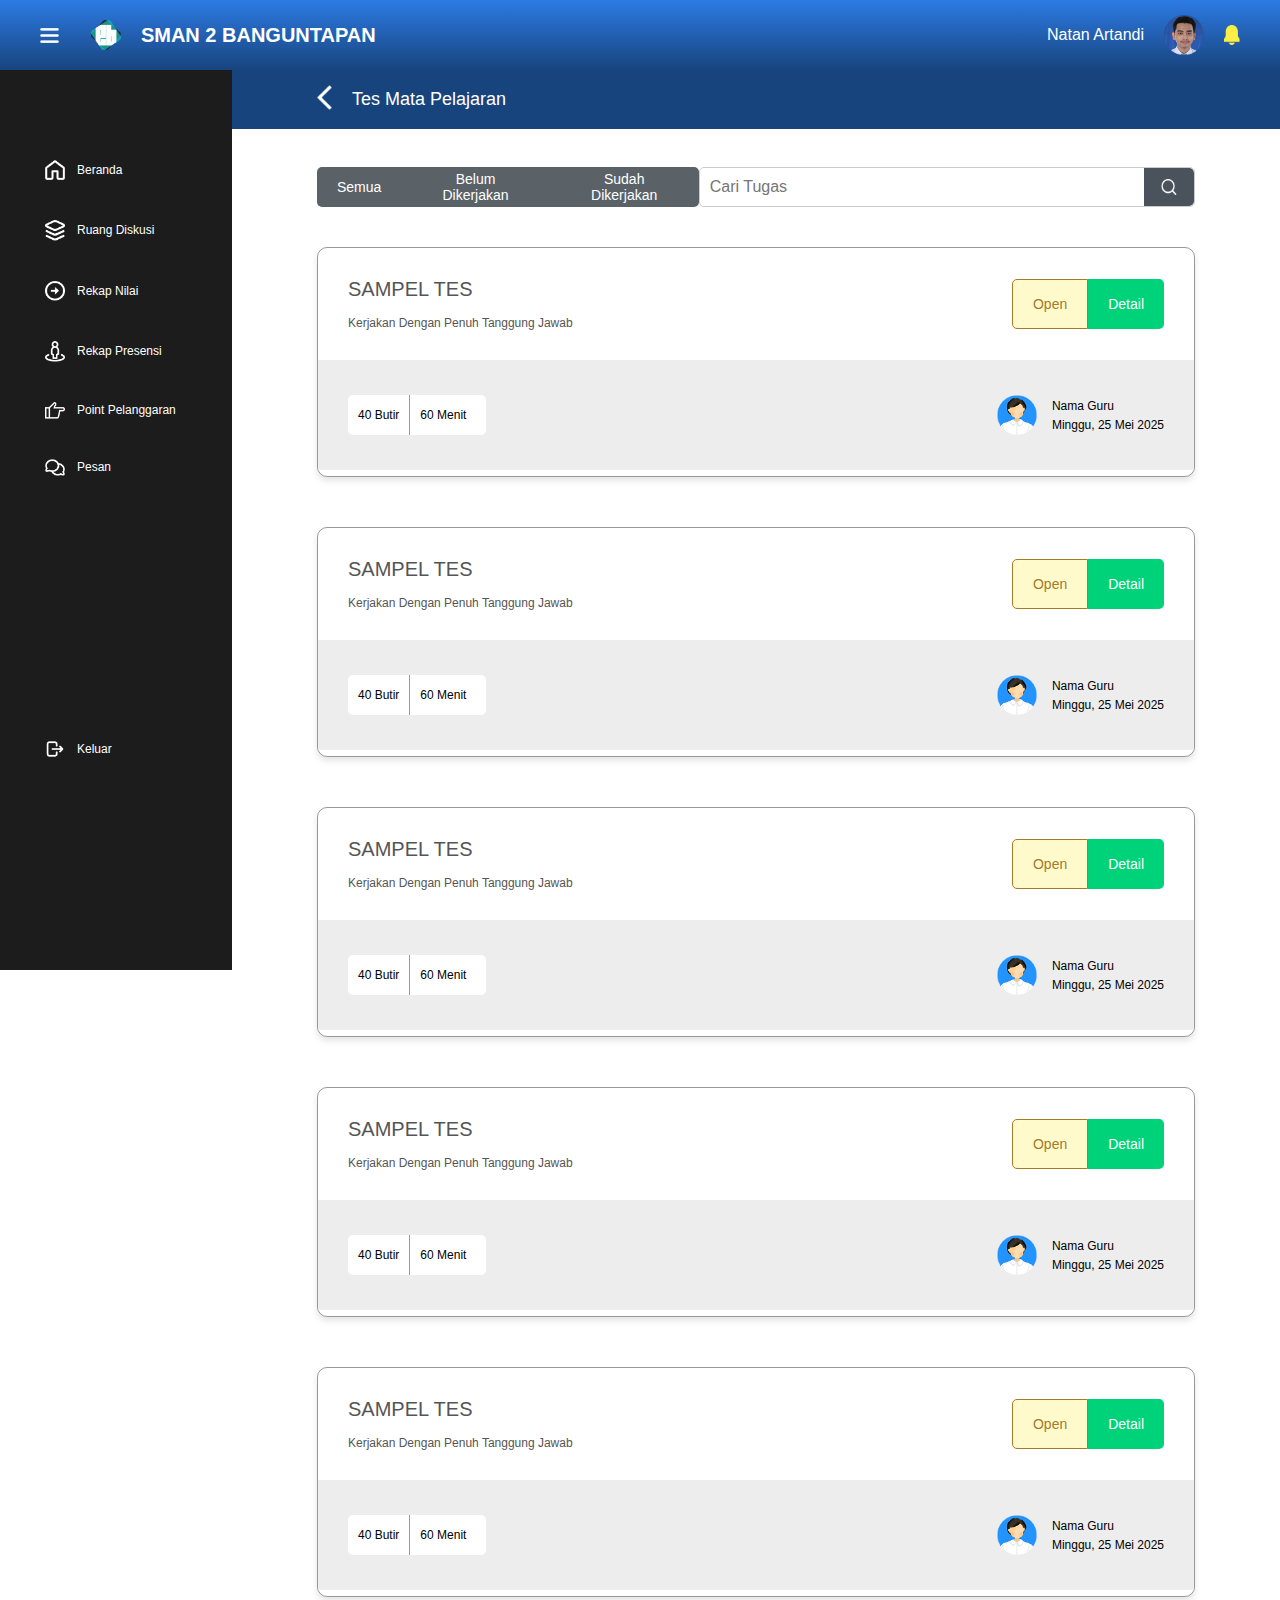
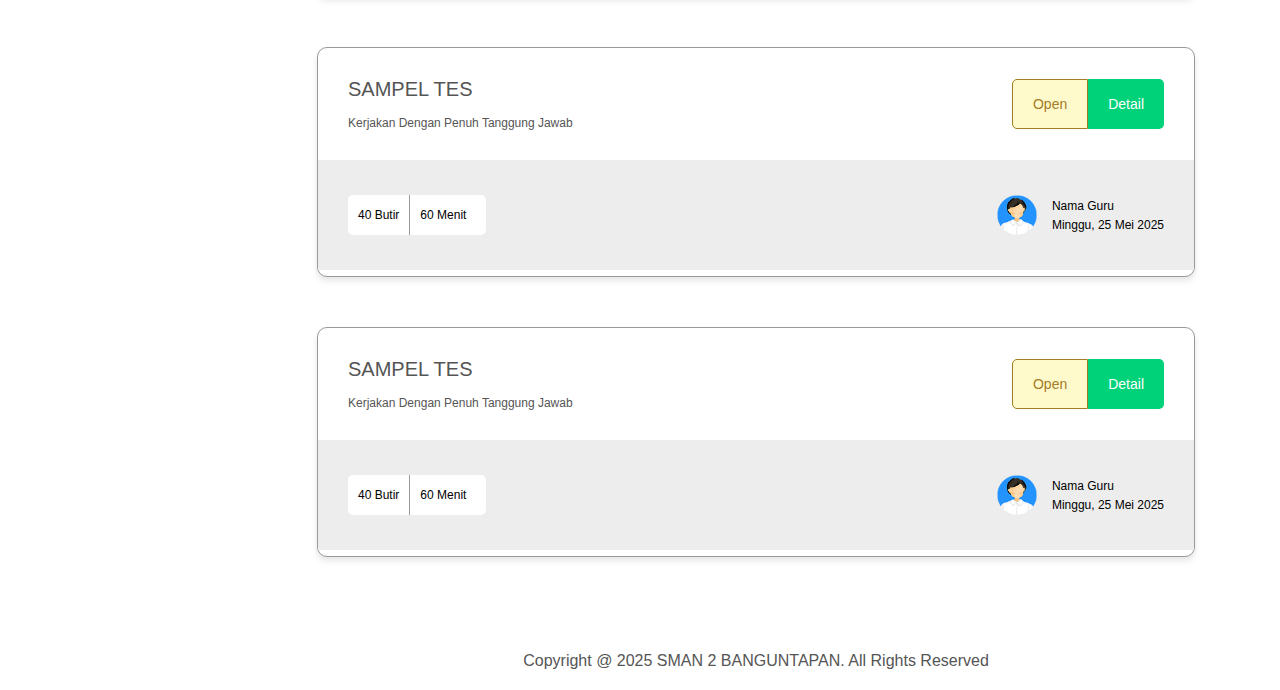
<file: tes.html>
<!DOCTYPE html>
<html lang="en">
  <head>
    <meta charset="UTF-8" />
    <meta name="viewport" content="width=device-width, initial-scale=1.0" />
    <title>Tes</title>
    <link rel="stylesheet" href="tes.css" />
  </head>
  <body>
    <nav class="navbar">
      <div class="navdiv">
        <div class="kanan">
          <img class="icon-menu" src="icon menu.png" />
          <img class="logo-ebadu" src="logo ebadu.png" />
          <span class="text-sma">SMAN 2 BANGUNTAPAN</span>
        </div>
        <div class="kiri">
          <span class="text-user">Natan Artandi</span>
          <img class="ellipse" src="Ellipse 1.png" />
          <img class="icon-notifikasi" src="Icon Notifikasi.png" />
        </div>
      </div>
    </nav>

    <div class="sidebar">
      <div class="sidebar-menu">
        <a href="beranda.html" class="item-menu">
          <img src="icon beranda.png" class="icon-menu" />
          <span>Beranda</span>
        </a>
        <a href="#" class="item-menu">
          <img src="icon ruang diskusi.png" class="icon-menu" />
          <span>Ruang Diskusi</span>
        </a>
        <a href="#" class="item-menu">
          <img src="icon rekap nilai.png" class="icon-menu" />
          <span>Rekap Nilai</span>
        </a>
        <a href="#" class="item-menu">
          <img src="icon rekap presensi.png" class="icon-menu" />
          <span>Rekap Presensi</span>
        </a>
        <a href="#" class="item-menu">
          <img src="icon point pelanggaran.png" class="icon-menu" />
          <span>Point Pelanggaran</span>
        </a>
        <a href="#" class="item-menu">
          <img src="icon pesan.png" class="icon-menu" />
          <span>Pesan</span>
        </a>
        <a href="index.html" class="logout">
          <img src="icon keluar.png" class="icon-menu" />
          <span>Keluar</span>
        </a>
      </div>
    </div>

    <div class="navbar2">
      <div class="user-info">
        <a href="mata_pelajaran.html">
          <img src="icon back.png" class="icon-back" />
        </a>
        <div class="user">
          <p>Tes Mata Pelajaran</p>
        </div>
      </div>
    </div>

    <div class="filter">
      <div class="card-button">
        <button class="btn-semua">Semua</button>
        <button class="btn-belum">Belum Dikerjakan</button>
        <button class="btn-sudah">Sudah Dikerjakan</button>
      </div>
      <div class="search-container">
        <input type="text" placeholder="Cari Tugas" />
        <button><img src="icon search.png" alt="Cari" /></button>
      </div>
    </div>

    <div class="cards-container">
      <div class="card">
        <div class="card-text">
          <div class="card-tes">
            <h3>SAMPEL TES</h3>
            <p>Kerjakan Dengan Penuh Tanggung Jawab</p>
          </div>
          <div class="cek-button">
            <button class="btn-open" onclick="window.location.href='sampel_tes.html'">Open</button>
            <button button class="btn-detail">Detail</button>
          </div>
        </div>
        <div class="card-informasi">
          <div class="card-deadline">
            <p>40 Butir</p>
            <h3>60 Menit</h3>
          </div>
          <div class="card-guru">
            <img src="Ellipse laki.png" alt="Guru" />
            <div class="card-infoguru">
              <h3>Nama Guru</h3>
              <p>Minggu, 25 Mei 2025</p>
            </div>
          </div>
        </div>
      </div>
    </div>
    <div class="cards-container">
      <div class="card">
        <div class="card-text">
          <div class="card-tes">
            <h3>SAMPEL TES</h3>
            <p>Kerjakan Dengan Penuh Tanggung Jawab</p>
          </div>
          <div class="cek-button">
            <button class="btn-open" onclick="window.location.href='sampel_tes.html'">Open</button>
            <button button class="btn-detail">Detail</button>
          </div>
        </div>
        <div class="card-informasi">
          <div class="card-deadline">
            <p>40 Butir</p>
            <h3>60 Menit</h3>
          </div>
          <div class="card-guru">
            <img src="Ellipse laki.png" alt="Guru" />
            <div class="card-infoguru">
              <h3>Nama Guru</h3>
              <p>Minggu, 25 Mei 2025</p>
            </div>
          </div>
        </div>
      </div>
    </div>
    <div class="cards-container">
      <div class="card">
        <div class="card-text">
          <div class="card-tes">
            <h3>SAMPEL TES</h3>
            <p>Kerjakan Dengan Penuh Tanggung Jawab</p>
          </div>
          <div class="cek-button">
            <button class="btn-open" onclick="window.location.href='sampel_tes.html'">Open</button>
            <button button class="btn-detail">Detail</button>
          </div>
        </div>
        <div class="card-informasi">
          <div class="card-deadline">
            <p>40 Butir</p>
            <h3>60 Menit</h3>
          </div>
          <div class="card-guru">
            <img src="Ellipse laki.png" alt="Guru" />
            <div class="card-infoguru">
              <h3>Nama Guru</h3>
              <p>Minggu, 25 Mei 2025</p>
            </div>
          </div>
        </div>
      </div>
    </div>
    <div class="cards-container">
      <div class="card">
        <div class="card-text">
          <div class="card-tes">
            <h3>SAMPEL TES</h3>
            <p>Kerjakan Dengan Penuh Tanggung Jawab</p>
          </div>
          <div class="cek-button">
            <button class="btn-open" onclick="window.location.href='sampel_tes.html'">Open</button>
            <button button class="btn-detail">Detail</button>
          </div>
        </div>
        <div class="card-informasi">
          <div class="card-deadline">
            <p>40 Butir</p>
            <h3>60 Menit</h3>
          </div>
          <div class="card-guru">
            <img src="Ellipse laki.png" alt="Guru" />
            <div class="card-infoguru">
              <h3>Nama Guru</h3>
              <p>Minggu, 25 Mei 2025</p>
            </div>
          </div>
        </div>
      </div>
    </div>
    <div class="cards-container">
      <div class="card">
        <div class="card-text">
          <div class="card-tes">
            <h3>SAMPEL TES</h3>
            <p>Kerjakan Dengan Penuh Tanggung Jawab</p>
          </div>
          <div class="cek-button">
            <button class="btn-open" onclick="window.location.href='sampel_tes.html'">Open</button>
            <button button class="btn-detail">Detail</button>
          </div>
        </div>
        <div class="card-informasi">
          <div class="card-deadline">
            <p>40 Butir</p>
            <h3>60 Menit</h3>
          </div>
          <div class="card-guru">
            <img src="Ellipse laki.png" alt="Guru" />
            <div class="card-infoguru">
              <h3>Nama Guru</h3>
              <p>Minggu, 25 Mei 2025</p>
            </div>
          </div>
        </div>
      </div>
    </div>
    <div class="cards-container">
      <div class="card">
        <div class="card-text">
          <div class="card-tes">
            <h3>SAMPEL TES</h3>
            <p>Kerjakan Dengan Penuh Tanggung Jawab</p>
          </div>
          <div class="cek-button">
            <button class="btn-open" onclick="window.location.href='sampel_tes.html'">Open</button>
            <button button class="btn-detail">Detail</button>
          </div>
        </div>
        <div class="card-informasi">
          <div class="card-deadline">
            <p>40 Butir</p>
            <h3>60 Menit</h3>
          </div>
          <div class="card-guru">
            <img src="Ellipse laki.png" alt="Guru" />
            <div class="card-infoguru">
              <h3>Nama Guru</h3>
              <p>Minggu, 25 Mei 2025</p>
            </div>
          </div>
        </div>
      </div>
    </div>
    <div class="cards-container">
      <div class="card">
        <div class="card-text">
          <div class="card-tes">
            <h3>SAMPEL TES</h3>
            <p>Kerjakan Dengan Penuh Tanggung Jawab</p>
          </div>
          <div class="cek-button">
            <button class="btn-open" onclick="window.location.href='sampel_tes.html'">Open</button>
            <button button class="btn-detail">Detail</button>
          </div>
        </div>
        <div class="card-informasi">
          <div class="card-deadline">
            <p>40 Butir</p>
            <h3>60 Menit</h3>
          </div>
          <div class="card-guru">
            <img src="Ellipse laki.png" alt="Guru" />
            <div class="card-infoguru">
              <h3>Nama Guru</h3>
              <p>Minggu, 25 Mei 2025</p>
            </div>
          </div>
        </div>
      </div>
    </div>

    <div class="identitas">
      <p>Copyright @ 2025 SMAN 2 BANGUNTAPAN. All Rights Reserved</p>
    </div>
  </body>
</html>
</file>
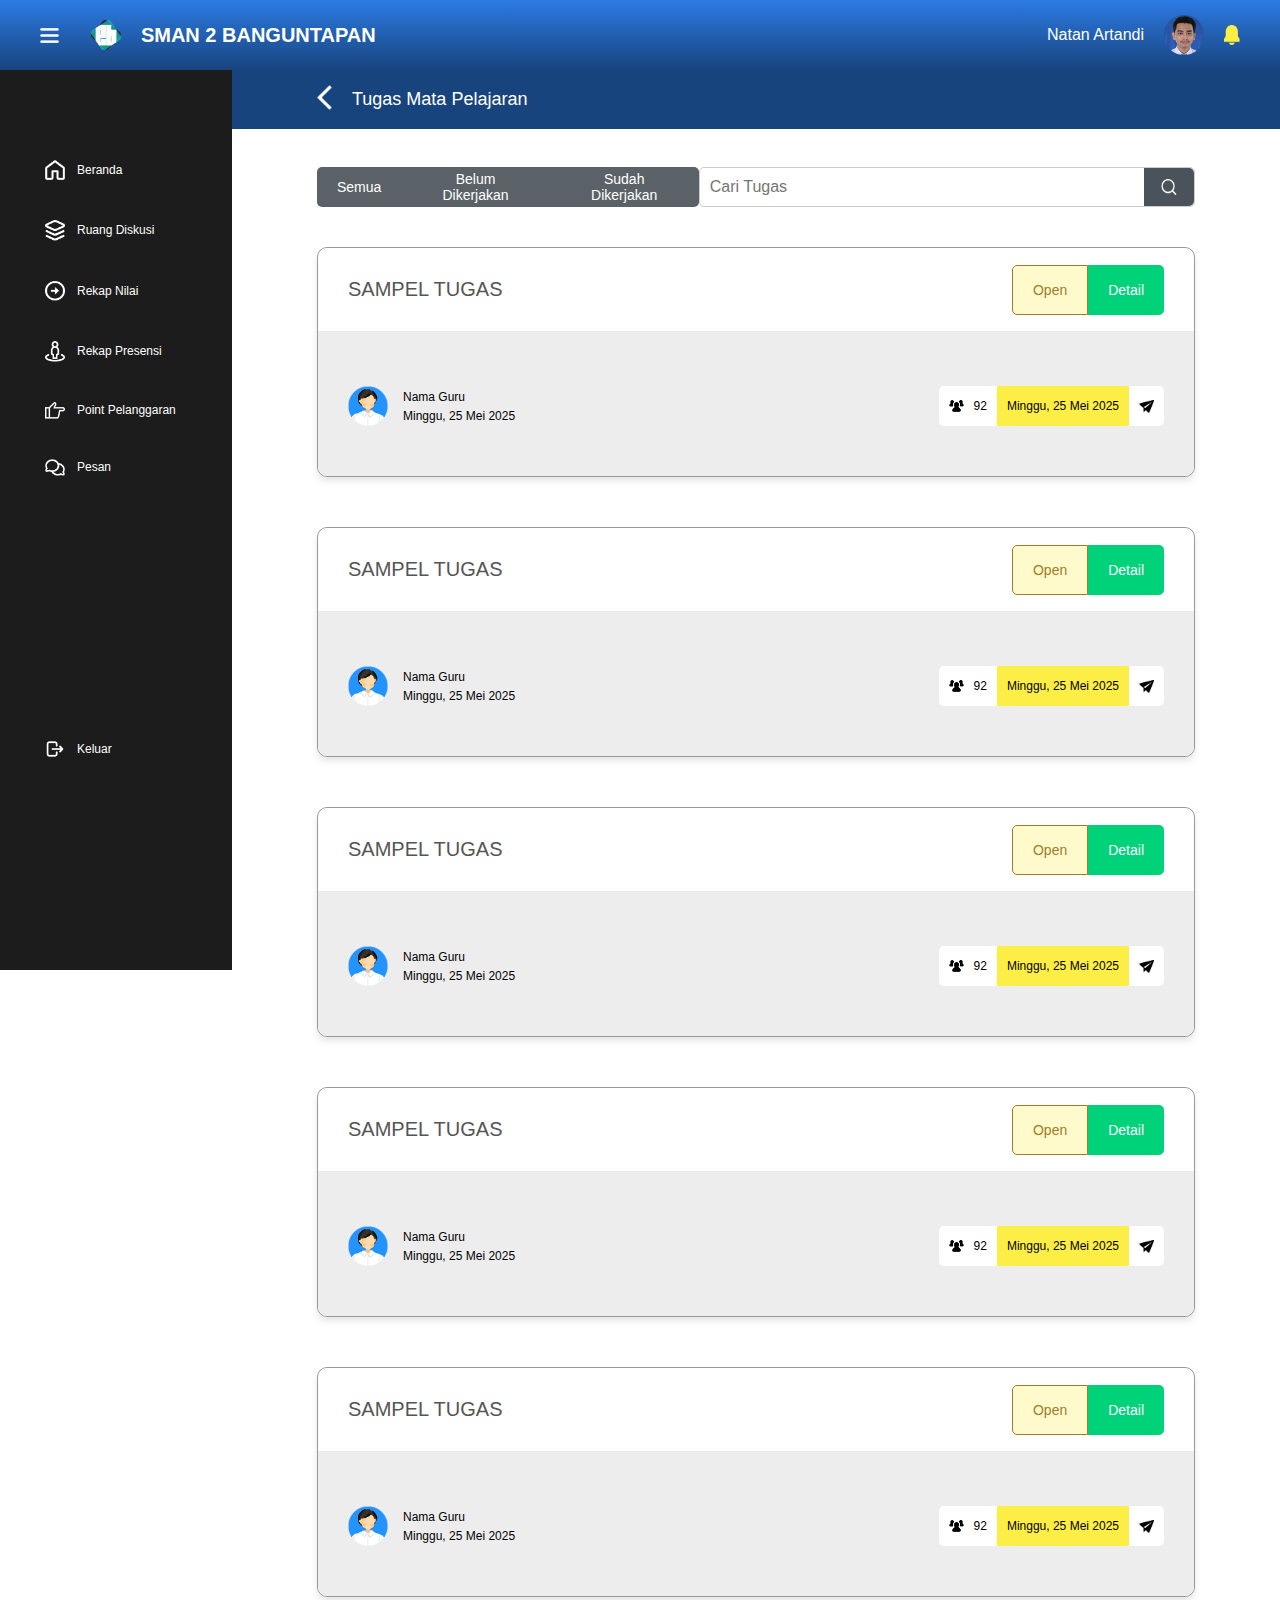
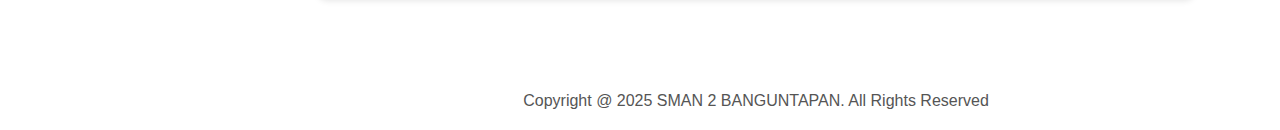
<file: tugas.html>
<!DOCTYPE html>
<html lang="en">
  <head>
    <meta charset="UTF-8" />
    <meta name="viewport" content="width=device-width, initial-scale=1.0" />
    <title>Tugas</title>
    <link rel="stylesheet" href="tugas.css" />
  </head>
  <body>
    <nav class="navbar">
      <div class="navdiv">
        <div class="kanan">
          <img class="icon-menu" src="icon menu.png" />
          <img class="logo-ebadu" src="logo ebadu.png" />
          <span class="text-sma">SMAN 2 BANGUNTAPAN</span>
        </div>
        <div class="kiri">
          <span class="text-user">Natan Artandi</span>
          <img class="ellipse" src="Ellipse 1.png" />
          <img class="icon-notifikasi" src="Icon Notifikasi.png" />
        </div>
      </div>
    </nav>

    <div class="sidebar">
      <div class="sidebar-menu">
        <a href="beranda.html" class="item-menu">
          <img src="icon beranda.png" class="icon-menu" />
          <span>Beranda</span>
        </a>
        <a href="#" class="item-menu">
          <img src="icon ruang diskusi.png" class="icon-menu" />
          <span>Ruang Diskusi</span>
        </a>
        <a href="#" class="item-menu">
          <img src="icon rekap nilai.png" class="icon-menu" />
          <span>Rekap Nilai</span>
        </a>
        <a href="#" class="item-menu">
          <img src="icon rekap presensi.png" class="icon-menu" />
          <span>Rekap Presensi</span>
        </a>
        <a href="#" class="item-menu">
          <img src="icon point pelanggaran.png" class="icon-menu" />
          <span>Point Pelanggaran</span>
        </a>
        <a href="#" class="item-menu">
          <img src="icon pesan.png" class="icon-menu" />
          <span>Pesan</span>
        </a>
        <a href="index.html" class="logout">
          <img src="icon keluar.png" class="icon-menu" />
          <span>Keluar</span>
        </a>
      </div>
    </div>

    <div class="navbar2">
      <div class="user-info">
        <a href="mata_pelajaran.html">
          <img src="icon back.png" class="icon-back" />
        </a>
        <div class="user">
          <p>Tugas Mata Pelajaran</p>
        </div>
      </div>
    </div>

    <div class="filter">
      <div class="card-button">
        <button class="btn-semua">Semua</button>
        <button class="btn-belum">Belum Dikerjakan</button>
        <button class="btn-sudah">Sudah Dikerjakan</button>
      </div>
      <div class="search-container">
        <input type="text" placeholder="Cari Tugas" />
        <button><img src="icon search.png" alt="Cari" /></button>
      </div>
    </div>

    <div class="cards-container">
      <div class="card">
        <div class="card-text">
          <p>SAMPEL TUGAS</p>
          <div class="cek-button">
            <button class="btn-open" onclick="window.location.href='sampel_tugas.html'">Open</button>
            <button button class="btn-detail">Detail</button>
          </div>
        </div>
        <div class="card-informasi">
          <div class="card-guru">
            <img src="Ellipse laki.png" alt="Guru" />
            <div class="card-infoguru">
              <h3>Nama Guru</h3>
              <p>Minggu, 25 Mei 2025</p>
            </div>
          </div>
          <div class="card-deadline">
            <img src="jumlah_peserta.png" alt="jumlah" style="width: 15px;"/> 
            <p>92</p>
            <h3>Minggu, 25 Mei 2025</h3>
            <img src="pesawat.png" alt="share" style="width: 15px;"/> 
          </div>
        </div>
      </div>
    </div>
    <div class="cards-container">
      <div class="card">
        <div class="card-text">
          <p>SAMPEL TUGAS</p>
          <div class="cek-button">
            <button class="btn-open" onclick="window.location.href='sampel_tugas.html'">Open</button>
            <button button class="btn-detail">Detail</button>
          </div>
        </div>
        <div class="card-informasi">
          <div class="card-guru">
            <img src="Ellipse laki.png" alt="Guru" />
            <div class="card-infoguru">
              <h3>Nama Guru</h3>
              <p>Minggu, 25 Mei 2025</p>
            </div>
          </div>
          <div class="card-deadline">
            <img src="jumlah_peserta.png" alt="jumlah" style="width: 15px;"/> 
            <p>92</p>
            <h3>Minggu, 25 Mei 2025</h3>
            <img src="pesawat.png" alt="share" style="width: 15px;"/> 
          </div>
        </div>
      </div>
    </div>
    <div class="cards-container">
      <div class="card">
        <div class="card-text">
          <p>SAMPEL TUGAS</p>
          <div class="cek-button">
            <button class="btn-open" onclick="window.location.href='sampel_tugas.html'">Open</button>
            <button button class="btn-detail">Detail</button>
          </div>
        </div>
        <div class="card-informasi">
          <div class="card-guru">
            <img src="Ellipse laki.png" alt="Guru" />
            <div class="card-infoguru">
              <h3>Nama Guru</h3>
              <p>Minggu, 25 Mei 2025</p>
            </div>
          </div>
          <div class="card-deadline">
            <img src="jumlah_peserta.png" alt="jumlah" style="width: 15px;"/> 
            <p>92</p>
            <h3>Minggu, 25 Mei 2025</h3>
            <img src="pesawat.png" alt="share" style="width: 15px;"/> 
          </div>
        </div>
      </div>
    </div>
    <div class="cards-container">
      <div class="card">
        <div class="card-text">
          <p>SAMPEL TUGAS</p>
          <div class="cek-button">
            <button class="btn-open" onclick="window.location.href='sampel_tugas.html'">Open</button>
            <button button class="btn-detail">Detail</button>
          </div>
        </div>
        <div class="card-informasi">
          <div class="card-guru">
            <img src="Ellipse laki.png" alt="Guru" />
            <div class="card-infoguru">
              <h3>Nama Guru</h3>
              <p>Minggu, 25 Mei 2025</p>
            </div>
          </div>
          <div class="card-deadline">
            <img src="jumlah_peserta.png" alt="jumlah" style="width: 15px;"/> 
            <p>92</p>
            <h3>Minggu, 25 Mei 2025</h3>
            <img src="pesawat.png" alt="share" style="width: 15px;"/> 
          </div>
        </div>
      </div>
    </div>
    <div class="cards-container">
      <div class="card">
        <div class="card-text">
          <p>SAMPEL TUGAS</p>
          <div class="cek-button">
            <button class="btn-open" onclick="window.location.href='sampel_tugas.html'">Open</button>
            <button button class="btn-detail">Detail</button>
          </div>
        </div>
        <div class="card-informasi">
          <div class="card-guru">
            <img src="Ellipse laki.png" alt="Guru" />
            <div class="card-infoguru">
              <h3>Nama Guru</h3>
              <p>Minggu, 25 Mei 2025</p>
            </div>
          </div>
          <div class="card-deadline">
            <img src="jumlah_peserta.png" alt="jumlah" style="width: 15px;"/> 
            <p>92</p>
            <h3>Minggu, 25 Mei 2025</h3>
            <img src="pesawat.png" alt="share" style="width: 15px;"/> 
          </div>
        </div>
      </div>
    </div>

    <div class="identitas">
      <p>Copyright @ 2025 SMAN 2 BANGUNTAPAN. All Rights Reserved</p>
    </div>
  </body>
</html>
</file>
<file: login.css>
*{
    margin: 0;
    padding: 0;
    box-sizing: border-box;
    font-family: "poppins", "sans-serif";
}

body {
    align-items: center;
    min-height: 100vh;
    background: linear-gradient(
    180deg,               
    #2C7BE4 0%,   
    #18447E 95%
    );
}

.navbar {
    font-size: 20px;
    font-weight: 600;
    color: #fff;
}

.logo-ebadu {
    height: 40px;
    width: auto;
}

.navdiv {
    display: flex;
    align-items: center;  
    gap: 20px;            
    margin: 20px 20px;
}

.wrapper {
    width:535px;
    height: 534px;
    color: white;
    margin: auto;
}


.wrapper p {
    margin: 10px 0;
    font-weight: 350;
}

.wrapper .input-box{
    width: 434px;
    height: 44px;
    margin: 65px auto;
    
}

.input-box input {
    width: 100%;
    height: 100%;
    background: white;
    border: none;
    outline: none;
    border: 2px solid rgba(255, 255, 255, .2);
    border-radius: 5px;
    font-size: 16px;
    color: #000;
    padding: 20px 45px 20px 20px;
    font-weight: 400;
}

.input-box input::placeholder{
    color: #999999;
    font-size: 16px;
    font-weight: 350;
}

.wrapper .remember-lupa{
    display: flex;
    justify-content: space-between;
    font-size: 16px;
    color: #ffff;
    margin: 10px auto;
    font-weight: 350;
    width: 434px;
    height: 44px;
}

.remember-lupa label input {
    accent-color: #fff;
    margin-right: 5px;
}

.remember-lupa a {
    color: #fff;
    text-decoration: none;
    font-style: normal;
    font-weight: 500;
}

.wrapper .btn {
    width: 434px;
    height: 44px;
    border-radius: 5px;
    border: none;
    font-size: 16px;
    color: #2C7BE4;
    font-weight: 700;
    margin: 100px 50px;
}

.btn:hover {
    background: #2C7BE4;
    color: #fff;
}
.wrapper .text {
    text-align: center;
    font-size: 16px;
    font-weight: 350;
     margin: -95px 0;
}
</file>
<file: beranda.css>
*{
    margin: 0;
    padding: 0;
    box-sizing: border-box;
    font-family: "poppins", "sans-serif";
}

.navbar {
    background: linear-gradient(
    180deg,               
    #2C7BE4 0%,   
    #18447E 100%
    );
    position: fixed;     
    top: 0;
    left: 0;
    width: 100%;
    z-index: 1000;
}

.navdiv {
  display: flex;
  justify-content: space-between; /* kiri dan kanan berjauhan */
  align-items: center;
  padding: 0 20px; 
}

.navdiv .kiri,
.navdiv .kanan {
  display: flex;
  align-items: center;
  gap: 20px; /* jarak antar item */
  color: #fff;
  margin: 15px 20px;
}

.navdiv .icon-menu{
   height: 15px;
  width: auto;
}

.navdiv .logo-ebadu{
   height: 30px;
  width: auto;
}

.navdiv .text-sma{
  font-size: 20px;
  color: #fff;
  font-weight: 600;
}

.navdiv .text-user{
  font-size: 16px;
  color: #fff;
  font-weight: 350;
}
.navdiv .ellipse{
   height: 40px;
  width: auto;
}

.navdiv .icon-notifikasi{
   height: 20px;
  width: auto;
}

.sidebar {
  width: 232px;
  height: 100vh;
  background-color: #1C1C1C;
  position: fixed;
  top: 70px;
  left: 0;
  display: flex;
  flex-direction: column;
  padding-top: 70px; /* supaya ada jarak dari navbar */
  z-index: 500;
}

.sidebar-menu {
  display: flex;
  flex-direction: column;
  gap: 0px;
  height: 77%;
}

.item-menu {
  display: flex;
  align-items: center;
  margin: 20px 45px;
  color: #fff;
  text-decoration: none;
  font-size: 12px;
  font-weight: 350;
}

img.icon-menu {
  width: 20px;
  height: auto;
  margin-right: 12px;
}

.logout {
  display: flex;
  align-items: center;
  margin: 20px 45px;
  color: #fff;
  text-decoration: none;
  font-size: 12px;
  margin-top: auto;
}

.navbar2{
  margin-left: 232px; /* beri jarak dari sidebar */
  margin-top: 70px;   /* beri jarak dari navbar */
  background-color: #18447E;
  display: flex;
  justify-content: space-between;
  align-items: center;
  padding: 15px 85px;
}

.user-info {
  display: flex;
  align-items: center;
  gap: 20px;
}

.user-info .user{
  margin: 0;
  color: #fff;
}

.user p {
  margin: 0;
  font-size: 18px;
  font-weight: 350;
}

.user h2 {
  margin: 0;
  font-size: 20px;
  font-weight: 450;
}

.angkatan {
  padding-left: 20px;
  border-left: 1.5px solid #fff;
}

.angkatan p {
  margin: 0;
  font-size: 16px;
  font-weight: 350;
  color: #fff;
}

.angkatan h3 {
  margin: 0;
  font-size: 16px;
  font-weight: 450;
  color: #fff;
}

.button-user {
  display: flex;
  gap: 15px;
}

.btn {
  background: #fff;
  color: #333;
  border: none;
  padding: 9px 25px;
  border-radius: 5px;
  cursor: pointer;
  font-size: 12px;
  font-weight: 450;
}

.btn:hover {
  background: #7D7D7D;
}

.cards-container {
  display: grid;
  grid-template-columns: repeat(auto-fill, minmax(300px, 1fr));
  gap: 30px 271px;
  margin: 20px 310px;
}

.card {
  width: 550px;
  height: 150px;
  display: flex;
  align-items: center;
  background: #fff;
  border-radius: 12px;
  padding: 15px;
  box-shadow: 0 4px 6px rgba(0,0,0,0.1);
  transition: transform 0.2s ease;
 
}

.card img {
  width: 100px;
  height: auto;
}

.card-text h3 {
  margin: 0 20px;
  font-size: 18px;
  color: #333;
  font-weight: 400;
  padding-bottom: 5px;
  border-bottom: 1.5px solid #000;
}

.card-text p {
  margin: 4px 20px;
  font-size: 12px;
  color: #555;
  font-weight: 350;
}

.card.orange {
  background: #FAAB78;
}

.card.pink {
  background: #FEBBCC;
}

.card.hijau {
  background: #B0DB9C ;
}

.card.biru {
  background: #4DA8DA;
}

.identitas{
  text-align: center;
  margin: 40px 40px;
  font-size: 16px;
  font-weight: 350;
  margin-left: 250px;
}
</file>
<file: mata_pelajaran.css>
*{
    margin: 0;
    padding: 0;
    box-sizing: border-box;
    font-family: "poppins", "sans-serif";
}

.navbar {
    background: linear-gradient(
    180deg,               
    #2C7BE4 0%,   
    #18447E 100%
    );
    position: fixed;     
    top: 0;
    left: 0;
    width: 100%;
    z-index: 1000;
}

.navdiv {
  display: flex;
  justify-content: space-between; /* kiri dan kanan berjauhan */
  align-items: center;
  padding: 0 20px; 
}

.navdiv .kiri,
.navdiv .kanan {
  display: flex;
  align-items: center;
  gap: 20px; /* jarak antar item */
  color: #fff;
  margin: 15px 20px;
}

.navdiv .icon-menu{
   height: 15px;
    width: auto;
}

.navdiv .logo-ebadu{
   height: 30px;
    width: auto;
}

.navdiv .text-sma{
  font-size: 20px;
  color: #fff;
  font-weight: 600;
}

.navdiv .text-user{
  font-size: 16px;
  color: #fff;
  font-weight: 350;
}
.navdiv .ellipse{
   height: 40px;
  width: auto;
}

.navdiv .icon-notifikasi{
   height: 20px;
  width: auto;
}

.sidebar {
  width: 232px;
  height: 100vh;
  background-color: #1C1C1C;
  position: fixed;
  top: 70px;
  left: 0;
  display: flex;
  flex-direction: column;
  padding-top: 70px; /* supaya ada jarak dari navbar */
  z-index: 500;
}

.sidebar-menu {
  display: flex;
  flex-direction: column;
  gap: 0px;
  height: 77%;
}

.item-menu {
  display: flex;
  align-items: center;
  margin: 20px 45px;
  color: #fff;
  text-decoration: none;
  font-size: 12px;
  font-weight: 350;
}

img.icon-menu {
  width: 20px;
  height: auto;
  margin-right: 12px;
}

img.icon-back {
  width: 15px;
  height: auto;
  margin-right: 0px;
}

.logout {
  display: flex;
  align-items: center;
  margin: 20px 45px;
  color: #fff;
  text-decoration: none;
  font-size: 12px;
  margin-top: auto;
}

.navbar2{
  margin-left: 232px; /* beri jarak dari sidebar */
  margin-top: 70px;   /* beri jarak dari navbar */
  background-color: #18447E;
  display: flex;
  justify-content: space-between;
  align-items: center;
  padding: 15px 85px;
}

.user-info {
  display: flex;
  align-items: center;
  gap: 20px;
}

.user-info .user{
  margin: 0;
  color: #fff;
}

.user p {
  margin: 0;
  font-size: 18px;
  font-weight: 350;
}

.cards-container {
  display: flex;
  flex-direction: column; /* Biar atas-bawah */
  justify-content: center; /* Tengah secara vertikal */
  height: 50vh; /* Penuh tinggi layar */
  gap: 30px; /* Jarak antar card */
  margin: 70px 665px; /* Hapus margin biar benar-benar tengah */
}

.card {
  width: 400px;
  height: 55px;
  display: flex;
  align-items: center;
  background: #fff;
  color: #555;
  border-radius: 5px;
  padding: 15px;
  box-shadow: 0 4px 6px rgba(0,0,0,0.1);
  transition: transform 0.2s ease;
  border: 1px solid #999999;
}

.card:hover{
  background: #2C7BE4;
  color: #fff;
}

.card img {
  width: 30px;
  height: auto;
  margin: 20px;
}

.card-text{
  display: flex;           
  justify-content: flex-end; 
  width: 100%;
}

.card-text p {
  margin: 20px;
  font-size: 18px;
  
  font-weight: 400;
}

.identitas{
  text-align: center;
  margin: 40px 40px;
  font-size: 16px;
  font-weight: 350;
  margin-left: 250px;
}
</file>
<file: sampel_materi.css>
*{
    margin: 0;
    padding: 0;
    box-sizing: border-box;
    font-family: "poppins", "sans-serif";
}

.navbar {
    background: linear-gradient(
    180deg,               
    #2C7BE4 0%,   
    #18447E 100%
    );
    position: fixed;     
    top: 0;
    left: 0;
    width: 100%;
    z-index: 1000;
}

.navdiv {
    display: flex;
    justify-content: space-between; /* kiri dan kanan berjauhan */
    align-items: center;
    padding: 0 20px; 
}

.navdiv .kiri,
.navdiv .kanan {
    display: flex;
    align-items: center;
    gap: 20px; /* jarak antar item */
    color: #fff;
    margin: 15px 20px;
}

.navdiv .icon-menu{
    height: 15px;
    width: auto;
}

.navdiv .logo-ebadu{
    height: 30px;
    width: auto;
}

.navdiv .text-sma{
    font-size: 20px;
    color: #fff;
    font-weight: 600;
}

.navdiv .text-user{
    font-size: 16px;
    color: #fff;
    font-weight: 350;
}
.navdiv .ellipse{
    height: 40px;
    width: auto;
}

.navdiv .icon-notifikasi{
    height: 20px;
    width: auto;
}

.sidebar {
    width: 232px;
    height: 100vh;
    background-color: #1C1C1C;
    position: fixed;
    top: 70px;
    left: 0;
    display: flex;
    flex-direction: column;
    padding-top: 70px; /* supaya ada jarak dari navbar */
    z-index: 500;
}

.sidebar-menu {
    display: flex;
    flex-direction: column;
    gap: 0px;
    height: 77%;
}

.item-menu {
    display: flex;
    align-items: center;
    margin: 20px 45px;
    color: #fff;
    text-decoration: none;
    font-size: 12px;
    font-weight: 350;
}

img.icon-menu {
    width: 20px;
    height: auto;
    margin-right: 12px;
}

img.icon-back {
    width: 15px;
    height: auto;
    margin-right: 0px;
}

.logout {
    display: flex;
    align-items: center;
    margin: 20px 45px;
    color: #fff;
    text-decoration: none;
    font-size: 12px;
    margin-top: auto;
}

.navbar2{
    margin-left: 232px; /* beri jarak dari sidebar */
    margin-top: 70px;   /* beri jarak dari navbar */
    background-color: #18447E;
    display: flex;
    justify-content: space-between;
    align-items: center;
    padding: 15px 85px;
}

.user-info {
    display: flex;
    align-items: center;
    gap: 20px;
}

.user-info .user{
    margin: 0;
    color: #fff;
}

.user p {
    margin: 0;
    font-size: 18px;
    font-weight: 350;
}

.noting{
   margin-left: 232px; /* beri jarak dari sidebar */
    margin-top: 20px;   /* beri jarak dari navbar */
    background-color: #D5E5FA;
    color: #000;
    display: flex;
    justify-content: space-between;
    align-items: center;
    padding: 15px 85px;
}
</file>
<file: sampel_tes.css>
*{
    margin: 0;
    padding: 0;
    box-sizing: border-box;
    font-family: "poppins", "sans-serif";
}

.navbar {
    background: linear-gradient(
    180deg,               
    #2C7BE4 0%,   
    #18447E 100%
    );
    position: fixed;     
    top: 0;
    left: 0;
    width: 100%;
    z-index: 1000;
}

.navdiv {
    display: flex;
    justify-content: space-between; /* kiri dan kanan berjauhan */
    align-items: center;
    padding: 0 20px; 
}

.navdiv .kiri,
.navdiv .kanan {
    display: flex;
    align-items: center;
    gap: 20px; /* jarak antar item */
    color: #fff;
    margin: 15px 20px;
}

.navdiv .icon-menu{
    height: 15px;
    width: auto;
}

.navdiv .logo-ebadu{
    height: 30px;
    width: auto;
}

.navdiv .text-sma{
    font-size: 20px;
    color: #fff;
    font-weight: 600;
}

.navdiv .text-user{
    font-size: 16px;
    color: #fff;
    font-weight: 350;
}
.navdiv .ellipse{
    height: 40px;
    width: auto;
}

.navdiv .icon-notifikasi{
    height: 20px;
    width: auto;
}

.sidebar {
    width: 232px;
    height: 100vh;
    background-color: #1C1C1C;
    position: fixed;
    top: 70px;
    left: 0;
    display: flex;
    flex-direction: column;
    padding-top: 70px; /* supaya ada jarak dari navbar */
    z-index: 500;
}

.sidebar-menu {
    display: flex;
    flex-direction: column;
    gap: 0px;
    height: 77%;
}

.item-menu {
    display: flex;
    align-items: center;
    margin: 20px 45px;
    color: #fff;
    text-decoration: none;
    font-size: 12px;
    font-weight: 350;
}

img.icon-menu {
    width: 20px;
    height: auto;
    margin-right: 12px;
}

img.icon-back {
    width: 15px;
    height: auto;
    margin-right: 0px;
}

.logout {
    display: flex;
    align-items: center;
    margin: 20px 45px;
    color: #fff;
    text-decoration: none;
    font-size: 12px;
    margin-top: auto;
}

.navbar2{
    margin-left: 232px; /* beri jarak dari sidebar */
    margin-top: 70px;   /* beri jarak dari navbar */
    background-color: #18447E;
    display: flex;
    justify-content: space-between;
    align-items: center;
    padding: 15px 85px;
}

.user-info {
    display: flex;
    align-items: center;
    gap: 20px;
}

.user-info .user{
    margin: 0;
    color: #fff;
}

.user p {
    margin: 0;
    font-size: 18px;
    font-weight: 350;
}

.noting{
   margin-left: 232px; /* beri jarak dari sidebar */
    margin-top: 20px;   /* beri jarak dari navbar */
    background-color: #D5E5FA;
    color: #000;
    display: flex;
    justify-content: space-between;
    align-items: center;
    padding: 15px 85px;
}
</file>
<file: sampel_tugas.css>
*{
    margin: 0;
    padding: 0;
    box-sizing: border-box;
    font-family: "poppins", "sans-serif";
}

.navbar {
    background: linear-gradient(
    180deg,               
    #2C7BE4 0%,   
    #18447E 100%
    );
    position: fixed;     
    top: 0;
    left: 0;
    width: 100%;
    z-index: 1000;
}

.navdiv {
    display: flex;
    justify-content: space-between; /* kiri dan kanan berjauhan */
    align-items: center;
    padding: 0 20px; 
}

.navdiv .kiri,
.navdiv .kanan {
    display: flex;
    align-items: center;
    gap: 20px; /* jarak antar item */
    color: #fff;
    margin: 15px 20px;
}

.navdiv .icon-menu{
    height: 15px;
    width: auto;
}

.navdiv .logo-ebadu{
    height: 30px;
    width: auto;
}

.navdiv .text-sma{
    font-size: 20px;
    color: #fff;
    font-weight: 600;
}

.navdiv .text-user{
    font-size: 16px;
    color: #fff;
    font-weight: 350;
}
.navdiv .ellipse{
    height: 40px;
    width: auto;
}

.navdiv .icon-notifikasi{
    height: 20px;
    width: auto;
}

.sidebar {
    width: 232px;
    height: 100vh;
    background-color: #1C1C1C;
    position: fixed;
    top: 70px;
    left: 0;
    display: flex;
    flex-direction: column;
    padding-top: 70px; /* supaya ada jarak dari navbar */
    z-index: 500;
}

.sidebar-menu {
    display: flex;
    flex-direction: column;
    gap: 0px;
    height: 77%;
}

.item-menu {
    display: flex;
    align-items: center;
    margin: 20px 45px;
    color: #fff;
    text-decoration: none;
    font-size: 12px;
    font-weight: 350;
}

img.icon-menu {
    width: 20px;
    height: auto;
    margin-right: 12px;
}

img.icon-back {
    width: 15px;
    height: auto;
    margin-right: 0px;
}

.logout {
    display: flex;
    align-items: center;
    margin: 20px 45px;
    color: #fff;
    text-decoration: none;
    font-size: 12px;
    margin-top: auto;
}

.navbar2{
    margin-left: 232px; /* beri jarak dari sidebar */
    margin-top: 70px;   /* beri jarak dari navbar */
    background-color: #18447E;
    display: flex;
    justify-content: space-between;
    align-items: center;
    padding: 15px 85px;
}

.user-info {
    display: flex;
    align-items: center;
    gap: 20px;
}

.user-info .user{
    margin: 0;
    color: #fff;
}

.user p {
    margin: 0;
    font-size: 18px;
    font-weight: 350;
}

.noting{
   margin-left: 232px; /* beri jarak dari sidebar */
    margin-top: 20px;   /* beri jarak dari navbar */
    background-color: #D5E5FA;
    color: #000;
    display: flex;
    justify-content: space-between;
    align-items: center;
    padding: 15px 85px;
}
</file>
<file: materi.css>
/* tugas.css */

/* Global Reset and Font */
* {
  margin: 0;
  padding: 0;
  box-sizing: border-box; /* Penting: padding dan border tidak menambah lebar/tinggi elemen */
  font-family: "Poppins", sans-serif; /* Perbaiki typo "poppins" menjadi "Poppins" */
}

/* Navbar Utama (Top Bar) */
.navbar {
  background: linear-gradient(180deg, #2c7be4 0%, #18447e 100%);
  position: fixed;
  top: 0;
  left: 0;
  width: 100%;
  z-index: 1000; /* Pastikan di atas semua elemen lain */
  height: 70px; /* Tambahkan tinggi eksplisit untuk navbar */
  display: flex; /* Untuk memudahkan alignment vertikal navdiv */
  align-items: center; /* Menengahkan navdiv secara vertikal */
}

.navdiv {
  display: flex;
  justify-content: space-between; /* Kiri dan kanan berjauhan */
  align-items: center;
  padding: 0 20px;
  width: 100%; /* Agar navdiv mengisi seluruh lebar navbar */
}

.navdiv .kiri,
.navdiv .kanan {
  display: flex;
  align-items: center;
  gap: 20px; /* Jarak antar item */
  color: #fff;
  margin: 15px 20px;
}

.navdiv .icon-menu {
  height: 15px;
  width: auto;
}

.navdiv .logo-ebadu {
  height: 30px;
  width: auto;
}

.navdiv .text-sma {
  font-size: 20px;
  color: #fff;
  font-weight: 600;
}

.navdiv .text-user {
  font-size: 16px;
  color: #fff;
  font-weight: 350;
}

.navdiv .ellipse {
  height: 40px;
  width: auto;
}

.navdiv .icon-notifikasi {
  height: 20px;
  width: auto;
}

/* ========================================================= */
/* BAGIAN SIDEBAR (TIDAK ADA PERUBAHAN DARI KODE ASLI ANDA) */
/* ========================================================= */
.sidebar {
  width: 232px;
  height: 100vh;
  background-color: #1c1c1c;
  position: fixed;
  top: 70px; /* Posisi asli Anda: Dimulai setelah navbar utama */
  left: 0;
  display: flex;
  flex-direction: column;
  padding-top: 70px; /* Posisi asli Anda: jarak dari navbar */
  z-index: 500;
}

.sidebar-menu {
  display: flex;
  flex-direction: column;
  gap: 0px; /* Posisi asli Anda */
  height: 77%;
}

.item-menu {
  display: flex;
  align-items: center;
  margin: 20px 45px;
  color: #fff;
  text-decoration: none;
  font-size: 12px;
  font-weight: 350;
}

img.icon-menu {
  width: 20px;
  height: auto;
  margin-right: 12px;
}

img.icon-back {
  width: 15px;
  height: auto;
  margin-right: 0px;
}

.logout {
  display: flex;
  align-items: center;
  margin: 20px 45px;
  color: #fff;
  text-decoration: none;
  font-size: 12px;
  margin-top: auto;
}
/* ========================================================= */
/* AKHIR BAGIAN SIDEBAR */
/* ========================================================= */

/* Kunci utama untuk layout konten di sebelah kanan sidebar */
/* Semua elemen ini akan dimulai setelah sidebar dan mengisi sisa lebar layar */
.navbar2,
.filter,
.cards-container,
.identitas {
  margin-left: 232px; /* Dorong ke kanan sejauh lebar sidebar */
  width: calc(100% - 232px); /* Isi sisa lebar layar */
  box-sizing: border-box; /* Pastikan padding tidak menambah lebar */
  /* *** PENTING: Pastikan nilai padding horizontal ini sama untuk semua! *** */
  padding-left: 85px; /* Padding kiri yang konsisten */
  padding-right: 85px; /* Padding kanan yang konsisten */
}

/* Navbar Kedua (Main Content Top Bar) */
.navbar2 {
  margin-top: 70px; /* Diberi jarak dari navbar utama */
  background-color: #18447e;
  display: flex;
  justify-content: space-between;
  align-items: center;
  padding-top: 15px; /* Padding atas-bawah */
  padding-bottom: 15px; /* Padding atas-bawah */
}

.user-info {
  display: flex;
  align-items: center;
  gap: 20px;
}

.user-info .user {
  margin: 0;
  color: #fff;
}

.user p {
  margin: 0;
  font-size: 18px;
  font-weight: 350;
}

/* Filter Section (Buttons and Search Bar) */
.filter {
  display: flex;
  align-items: center; /* Mensejajarkan item di tengah secara vertikal */
  justify-content: space-between; /* Untuk memisahkan grup tombol dan search bar */
  padding-top: 38px; /* Padding atas-bawah */
  padding-bottom: 15px; /* Padding atas-bawah */
}

.card-button {
  display: flex;
  align-items: center; /* Pastikan tombol di dalamnya sejajar */
  height: 40px; /* Tinggi konsisten dengan search-container */
  gap: 0; /* Gap antar tombol diatur per button */
  border: none;
}

.btn-semua,
.btn-belum,
.btn-sudah {
  background-color: #5a6268;
  color: white;
  border: none;
  padding: 10px 20px;
  cursor: pointer;
  font-size: 14px;
  transition: background-color 0.3s ease;
  height: 40px; /* Penting: Pastikan tinggi tombol sama dengan search bar */
  display: flex; /* Untuk menengahkan teks vertikal */
  align-items: center;
  justify-content: center;
}

.btn-semua {
  border-top-left-radius: 5px;
  border-bottom-left-radius: 5px;
}

.btn-sudah {
  border-top-right-radius: 5px;
  border-bottom-right-radius: 5px;
}

.btn-semua:hover,
.btn-belum:hover,
.btn-sudah:hover {
  background-color: #2c7be4;
}

.search-container {
  display: flex;
  align-items: center;
  height: 40px; /* Pastikan tinggi ini konsisten dengan tombol filter */
  border: 1px solid #ccc;
  border-radius: 5px;
  background-color: white;
  width: 500px;
}

.search-container input {
  flex: 1; /* Input mengisi sisa ruang */
  border: none;
  padding: 0 10px;
  font-size: 16px;
  height: 100%; /* Input mengisi tinggi search-container */
  box-sizing: border-box;
  border-radius: 5px; /* Agar border-radius input konsisten */
}

.search-container button {
  width: 50px;
  height: 100%; /* Tombol mengisi tinggi search-container */
  background-color: #4a535c;
  border: none;
  color: white;
  cursor: pointer;
  display: flex;
  justify-content: center;
  align-items: center;
  border-top-right-radius: 5px;
  border-bottom-right-radius: 5px;
}

.search-container img {
  width: 16px;
  height: 16px;
}

/* Cards Container (List of Tasks) */
.cards-container {
  display: flex;
  flex-direction: column;
  gap: 25px; /* Jarak antar card */
  padding-top: 25px; /* Padding atas-bawah */
  padding-bottom: 25px; /* Padding atas-bawah */
}

.card {
  width: 100%; /* Card mengisi 100% lebar dari parentnya (cards-container) */
  /* Hapus atau sesuaikan max-width ini jika Anda ingin card selalu mengisi 100% dari ruang yang tersedia. */
  /* Jika Anda ingin batasan, pertahankan, tetapi pastikan nilainya logis. */
  /* max-width: 1080px; */
  margin: 0 auto; /* Menengahkan card di dalam cards-container jika ada sisa ruang */

  height: 230px;
  flex-direction: column;
  background: #fff;
  color: #555;
  border-radius: 10px;
  box-shadow: 0 4px 6px rgba(0, 0, 0, 0.1);
  border: 1px solid #999999;
  overflow: hidden;
  padding: 0; /* Padding internal diatur pada elemen anak */
}

.card-text {
  display: flex;
  align-items: center;
  justify-content: space-between;
  padding: 15px 30px; /* Padding internal untuk konten card-text */
}

.card-text p {
  font-size: 20px;
  font-weight: 500;
  margin:  15px 0; /* Hapus margin yang tidak perlu di sini */
  font-weight: 400;
}

.cek-button {
  height: 50px;
  display: flex;
  gap: 0px; /* Jarak antar tombol Open/Detail */
  border: none;
}

.btn-open {
  background-color: #fffacc;
  color: #a57b26;
  border: 1px solid #a57b26;
  padding: 10px 20px;
  cursor: pointer;
  font-size: 14px;
  border-top-left-radius: 5px;
  border-bottom-left-radius: 5px;
  transition: background-color 0.3s ease;
  font-weight: 400;
}

.btn-open:hover {
  background-color: #ffe08a; /* Sedikit lebih gelap saat hover */
}

.btn-detail {
  background-color: #00d27a;
  color: white;
  border: none;
  padding: 10px 20px;
  cursor: pointer;
  font-size: 14px;
  border-top-right-radius: 5px;
  border-bottom-right-radius: 5px;
  transition: background-color 0.3s ease;
  font-weight: 400;
}

.btn-detail:hover {
  background-color: #00b064; /* Sedikit lebih gelap saat hover */
}

.card-informasi {
  height: 150px;
  background: #ededed;
  display: flex;
  align-items: center;
  justify-content: space-between;
  padding: 0 30px; /* Padding internal untuk konten card-informasi */
}

.card-informasi img {
  width: 40px;
  height: auto;
  margin-left: 0; /* Setel ulang margin-left */
}

.card-guru {
  display: flex;
  align-items: center;
  gap: 15px; /* Jarak antara gambar guru dan info teks */
}

.card-guru h3 {
  margin: 0;
  font-size: 12px;
  color: #000;
  font-weight: 400;
  padding-bottom: 5px;
}

.card-guru p {
  margin: 0;
  font-size: 12px;
  color: #000;
  font-weight: 350;
}

.card-infoguru {
  display: flex;
  flex-direction: column;
}

.card-deadline {
  align-items: center;
  background-color: #fff;
  height: 40px;
  display: flex;
  gap: 5px; /* Jarak antar elemen di dalam card-deadline */
  padding: 10px;
  border: none;
  border-radius: 5px;
}

.card-deadline p {
  color: #2c7be4;
  font-weight: 400;
  font-size: 12px;
}

.card-deadline h3 {
  display: flex; /* Untuk menengahkan teks deadline jika perlu */
  align-items: center;
  height: 40px; /* Ini akan membuat teks memiliki tinggi 40px */
  color: #000;
  font-weight: 400;
  font-size: 12px;
  padding: 0 10px; /* Padding horizontal agar teks tidak menempel */
    border-right: 1.5px solid #999999;
  
}

/* Footer */
.identitas {
  padding-top: 20px;
  padding-bottom: 20px;
  text-align: center;
  color: #555;
  font-size: 16px;
  margin-top: 50px; /* Jarak dari konten di atasnya */
}

/* Basic Responsiveness (Optional, but recommended) */
@media (max-width: 768px) {
  /* Bagian sidebar tidak diubah sama sekali untuk mobile */

  /* Reset margin-left dan width untuk semua elemen konten utama di mobile */
  .navbar2,
  .filter,
  .cards-container,
  .identitas {
    margin-left: 0;
    width: 100%;
    padding-left: 20px; /* Kurangi padding untuk layar kecil */
    padding-right: 20px; /* Kurangi padding untuk layar kecil */
  }

  .navdiv .kanan {
    gap: 10px;
  }

  .navdiv .text-sma {
    font-size: 16px;
  }

  .navdiv .text-user {
    font-size: 14px;
  }

  .filter {
    flex-direction: column; /* Tombol dan search bar menjadi vertikal */
    align-items: flex-start; /* Sejajarkan ke kiri */
    gap: 15px; /* Jarak antar grup tombol dan search bar */
  }

  .card-button {
    flex-wrap: wrap; /* Tombol bisa pecah baris */
    justify-content: center;
    width: 100%;
  }

  .btn-semua,
  .btn-belum,
  .btn-sudah {
    width: auto;
    flex: 1; /* Biarkan tombol berbagi ruang */
    margin-bottom: 5px; /* Jarak antar tombol jika pecah baris */
    /* Pastikan radius pada semua sisi jika sudah pecah baris */
    border-radius: 5px !important;
  }

  .search-container {
    width: 100%; /* Search bar mengisi penuh */
  }

  .cards-container {
    padding-top: 15px;
    padding-bottom: 15px;
  }

  .card {
    max-width: 100%; /* Card mengisi penuh */
  }

  .card-text,
  .card-informasi {
    flex-direction: column; /* Konten card menjadi vertikal */
    align-items: flex-start;
    padding-left: 20px; /* Kurangi padding internal card */
    padding-right: 20px; /* Kurangi padding internal card */
    gap: 10px; /* Jarak antar elemen di dalam card-text/informasi */
  }

  .card-text .cek-button {
    width: 100%;
    justify-content: space-between;
  }

  .card-guru {
    width: 100%;
    justify-content: flex-start;
    gap: 10px;
  }

  .card-informasi img {
    margin-right: 0;
  }

  .card-deadline {
    width: 100%;
    justify-content: space-between;
  }
}

/* Styling dasar untuk ikon hamburger (menggantikan gambar) */
.hamburger-menu {
  width: 25px; /* Lebar ikon */
  height: 20px; /* Tinggi total ikon */
  display: flex;
  flex-direction: column;
  justify-content: space-between; /* Untuk memberi jarak antar bar */
  cursor: pointer;
  position: relative; /* Penting untuk animasi rotasi */
  z-index: 1001; /* Pastikan di atas elemen lain */
}

.hamburger-menu .bar {
  display: block;
  width: 100%;
  height: 3px; /* Tinggi masing-masing bar */
  background-color: #fff; /* Warna bar */
  border-radius: 2px;
  transition: all 0.3s ease-in-out; /* Animasi transisi halus */
}

/* Animasi saat menu AKTIF (kelas 'active' ditambahkan oleh JS) */
.hamburger-menu.active .bar:nth-child(2) {
  opacity: 0; /* Bar tengah menghilang */
}

.hamburger-menu.active .bar:nth-child(1) {
  transform: translateY(8.5px) rotate(45deg); /* Bar atas bergeser dan berputar */
}

.hamburger-menu.active .bar:nth-child(3) {
  transform: translateY(-8.5px) rotate(-45deg); /* Bar bawah bergeser dan berputar */
}

/* Optional: Untuk mengatur posisi sidebar saat hamburger aktif */
/* Ini akan mendorong konten utama ke kanan saat sidebar terbuka */
.sidebar.active {
  left: 0; /* Pastikan sidebar terlihat */
}

/* Ubah juga lebar konten utama ketika sidebar terbuka/tertutup (jika sidebar juga dianimasikan) */
/* Jika sidebar selalu terbuka seperti kasus Anda, abaikan bagian ini */
/* Jika Anda ingin sidebar bisa disembunyikan/ditampilkan dengan hamburger,
   maka Anda perlu memodifikasi .sidebar, .navbar2, .filter, dll.
   saat .sidebar.active atau .body.sidebar-open.
   Untuk saat ini, saya asumsikan sidebar selalu terlihat dan hamburger hanya indikator. */

/* Jika ikon hamburger hanya untuk membuka/menutup sidebar,
   kita perlu menyesuaikan posisi sidebar dan konten utama saat aktif */
body.sidebar-open .sidebar {
  left: 0; /* Tampilkan sidebar */
}

body.sidebar-open .navbar2,
body.sidebar-open .filter,
body.sidebar-open .cards-container,
body.sidebar-open .identitas {
  margin-left: 232px; /* Tetap di posisi normal, jika sidebar selalu terbuka */
  /* Jika sidebar bisa disembunyikan, maka margin-left ini akan menjadi 0 */
}
</file>
<file: tes.css>
/* tugas.css */

/* Global Reset and Font */
* {
  margin: 0;
  padding: 0;
  box-sizing: border-box; /* Penting: padding dan border tidak menambah lebar/tinggi elemen */
  font-family: "Poppins", sans-serif; /* Perbaiki typo "poppins" menjadi "Poppins" */
}

/* Navbar Utama (Top Bar) */
.navbar {
  background: linear-gradient(180deg, #2c7be4 0%, #18447e 100%);
  position: fixed;
  top: 0;
  left: 0;
  width: 100%;
  z-index: 1000; /* Pastikan di atas semua elemen lain */
  height: 70px; /* Tambahkan tinggi eksplisit untuk navbar */
  display: flex; /* Untuk memudahkan alignment vertikal navdiv */
  align-items: center; /* Menengahkan navdiv secara vertikal */
}

.navdiv {
  display: flex;
  justify-content: space-between; /* Kiri dan kanan berjauhan */
  align-items: center;
  padding: 0 20px;
  width: 100%; /* Agar navdiv mengisi seluruh lebar navbar */
}

.navdiv .kiri,
.navdiv .kanan {
  display: flex;
  align-items: center;
  gap: 20px; /* Jarak antar item */
  color: #fff;
  margin: 15px 20px;
}

.navdiv .icon-menu {
  height: 15px;
  width: auto;
}

.navdiv .logo-ebadu {
  height: 30px;
  width: auto;
}

.navdiv .text-sma {
  font-size: 20px;
  color: #fff;
  font-weight: 600;
}

.navdiv .text-user {
  font-size: 16px;
  color: #fff;
  font-weight: 350;
}

.navdiv .ellipse {
  height: 40px;
  width: auto;
}

.navdiv .icon-notifikasi {
  height: 20px;
  width: auto;
}

/* ========================================================= */
/* BAGIAN SIDEBAR (TIDAK ADA PERUBAHAN DARI KODE ASLI ANDA) */
/* ========================================================= */
.sidebar {
  width: 232px;
  height: 100vh;
  background-color: #1c1c1c;
  position: fixed;
  top: 70px; /* Posisi asli Anda: Dimulai setelah navbar utama */
  left: 0;
  display: flex;
  flex-direction: column;
  padding-top: 70px; /* Posisi asli Anda: jarak dari navbar */
  z-index: 500;
}

.sidebar-menu {
  display: flex;
  flex-direction: column;
  gap: 0px; /* Posisi asli Anda */
  height: 77%;
}

.item-menu {
  display: flex;
  align-items: center;
  margin: 20px 45px;
  color: #fff;
  text-decoration: none;
  font-size: 12px;
  font-weight: 350;
}

img.icon-menu {
  width: 20px;
  height: auto;
  margin-right: 12px;
}

img.icon-back {
  width: 15px;
  height: auto;
  margin-right: 0px;
}

.logout {
  display: flex;
  align-items: center;
  margin: 20px 45px;
  color: #fff;
  text-decoration: none;
  font-size: 12px;
  margin-top: auto;
}
/* ========================================================= */
/* AKHIR BAGIAN SIDEBAR */
/* ========================================================= */

/* Kunci utama untuk layout konten di sebelah kanan sidebar */
/* Semua elemen ini akan dimulai setelah sidebar dan mengisi sisa lebar layar */
.navbar2,
.filter,
.cards-container,
.identitas {
  margin-left: 232px; /* Dorong ke kanan sejauh lebar sidebar */
  width: calc(100% - 232px); /* Isi sisa lebar layar */
  box-sizing: border-box; /* Pastikan padding tidak menambah lebar */
  /* *** PENTING: Pastikan nilai padding horizontal ini sama untuk semua! *** */
  padding-left: 85px; /* Padding kiri yang konsisten */
  padding-right: 85px; /* Padding kanan yang konsisten */
}

/* Navbar Kedua (Main Content Top Bar) */
.navbar2 {
  margin-top: 70px; /* Diberi jarak dari navbar utama */
  background-color: #18447e;
  display: flex;
  justify-content: space-between;
  align-items: center;
  padding-top: 15px; /* Padding atas-bawah */
  padding-bottom: 15px; /* Padding atas-bawah */
}

.user-info {
  display: flex;
  align-items: center;
  gap: 20px;
}

.user-info .user {
  margin: 0;
  color: #fff;
}

.user p {
  margin: 0;
  font-size: 18px;
  font-weight: 350;
}

/* Filter Section (Buttons and Search Bar) */
.filter {
  display: flex;
  align-items: center; /* Mensejajarkan item di tengah secara vertikal */
  justify-content: space-between; /* Untuk memisahkan grup tombol dan search bar */
  padding-top: 38px; /* Padding atas-bawah */
  padding-bottom: 15px; /* Padding atas-bawah */
  
}

.card-button {
  display: flex;
  align-items: center; /* Pastikan tombol di dalamnya sejajar */
  height: 40px; /* Tinggi konsisten dengan search-container */
  gap: 0; /* Gap antar tombol diatur per button */
  border: none;
}

.btn-semua,
.btn-belum,
.btn-sudah {
  background-color: #5a6268;
  color: white;
  border: none;
  padding: 10px 20px;
  cursor: pointer;
  font-size: 14px;
  transition: background-color 0.3s ease;
  height: 40px; /* Penting: Pastikan tinggi tombol sama dengan search bar */
  display: flex; /* Untuk menengahkan teks vertikal */
  align-items: center;
  justify-content: center;
font-weight: 400;
}

.btn-semua {
  border-top-left-radius: 5px;
  border-bottom-left-radius: 5px;
}

.btn-sudah {
  border-top-right-radius: 5px;
  border-bottom-right-radius: 5px;
}

.btn-semua:hover,
.btn-belum:hover,
.btn-sudah:hover {
  background-color: #2c7be4;
}

.search-container {
  display: flex;
  align-items: center;
  height: 40px; /* Pastikan tinggi ini konsisten dengan tombol filter */
  border: 1px solid #ccc;
  border-radius: 5px;
  background-color: white;
  width: 500px;
}

.search-container input {
  flex: 1; /* Input mengisi sisa ruang */
  border: none;
  color: #999999;
  padding: 0 10px;
  font-size: 16px;
  height: 100%; /* Input mengisi tinggi search-container */
  box-sizing: border-box;
  border-radius: 5px; /* Agar border-radius input konsisten */
   font-weight: 350;
}

.search-container button {
  width: 50px;
  height: 100%; /* Tombol mengisi tinggi search-container */
  background-color: #4a535c;
  border: none;
  cursor: pointer;
  display: flex;
  justify-content: center;
  align-items: center;
  border-top-right-radius: 5px;
  border-bottom-right-radius: 5px;
}

.search-container img {
  width: 16px;
  height: 16px;
}

/* Cards Container (List of Tasks) */
.cards-container {
  display: flex;
  flex-direction: column;
  gap: 25px; /* Jarak antar card */
  padding-top: 25px; /* Padding atas-bawah */
  padding-bottom: 25px; /* Padding atas-bawah */
}

.card {
  width: 100%; /* Card mengisi 100% lebar dari parentnya (cards-container) */
  /* Hapus atau sesuaikan max-width ini jika Anda ingin card selalu mengisi 100% dari ruang yang tersedia. */
  /* Jika Anda ingin batasan, pertahankan, tetapi pastikan nilainya logis. */
  /* max-width: 1080px; */
  margin: 0 auto; /* Menengahkan card di dalam cards-container jika ada sisa ruang */

  height: 230px;
  flex-direction: column;
  background: #fff;
  color: #555;
  border-radius: 10px;
  box-shadow: 0 4px 6px rgba(0, 0, 0, 0.1);
  border: 1px solid #999999;
  overflow: hidden;
  padding: 0; /* Padding internal diatur pada elemen anak */
}

.card-text {
  display: flex;
  align-items: center;
  justify-content: space-between;
  padding: 15px 30px; /* Padding internal untuk konten card-text */
}

.card-text h3 {
  font-size: 20px;
  font-weight: 400;
  margin:  15px 0; /* Hapus margin yang tidak perlu di sini */
}

.card-text p {
  font-size: 12px;
  font-weight: 350;
  margin:  15px 0; /* Hapus margin yang tidak perlu di sini */
}

.cek-button {
  height: 50px;
  display: flex;
  gap: 0px; /* Jarak antar tombol Open/Detail */
  border: none;
}

.btn-open {
  background-color: #fffacc;
  color: #a57b26;
  border: 1px solid #a57b26;
  padding: 10px 20px;
  cursor: pointer;
  font-size: 14px;
  border-top-left-radius: 5px;
  border-bottom-left-radius: 5px;
  transition: background-color 0.3s ease;
   font-weight: 400;
}

.btn-open:hover {
  background-color: #ffe08a; /* Sedikit lebih gelap saat hover */
}

.btn-detail {
  background-color: #00d27a;
  color: white;
  border: none;
  padding: 10px 20px;
  cursor: pointer;
  font-size: 14px;
  border-top-right-radius: 5px;
  border-bottom-right-radius: 5px;
  transition: background-color 0.3s ease;
   font-weight: 400;
}

.btn-detail:hover {
  background-color: #00b064; /* Sedikit lebih gelap saat hover */
}

.card-informasi {
  height: 110px;
  background: #ededed;
  display: flex;
  align-items: center;
  justify-content: space-between;
  padding: 0 30px; /* Padding internal untuk konten card-informasi */
}

.card-informasi img {
  width: 40px;
  height: auto;
  margin-left: 0; /* Setel ulang margin-left */
}

.card-guru {
  display: flex;
  align-items: center;
  gap: 15px; /* Jarak antara gambar guru dan info teks */
}

.card-guru h3 {
  margin: 0;
  font-size: 12px;
  color: #000;
  font-weight: 400;
  padding-bottom: 5px;
}

.card-guru p {
  margin: 0;
  font-size: 12px;
  color: #000;
  font-weight: 350;
}

.card-infoguru {
  display: flex;
  flex-direction: column;
}

.card-deadline {
  align-items: center;
  background-color: #fff;
  height: 40px;
  display: flex;
  gap: 10px; /* Jarak antar elemen di dalam card-deadline */
  padding: 10px;
  border: none;
  border-radius: 5px;
}

.card-deadline p {
  color: #000;
  font-weight: 3500;
  font-size: 12px;
  font-weight: 350;
}

.card-deadline h3 {
  display: flex; /* Untuk menengahkan teks deadline jika perlu */
  align-items: center;
  height: 40px; /* Ini akan membuat teks memiliki tinggi 40px */
  color: #000;
  font-weight: 350;
  font-size: 12px;
  padding: 0 10px; /* Padding horizontal agar teks tidak menempel */
  border-left: 1.5px solid #999999;
}

/* Footer */
.identitas {
  padding-top: 20px;
  padding-bottom: 20px;
  text-align: center;
  color: #555;
   font-size: 16px;
  margin-top: 50px; /* Jarak dari konten di atasnya */
}

/* Basic Responsiveness (Optional, but recommended) */
@media (max-width: 768px) {
  /* Bagian sidebar tidak diubah sama sekali untuk mobile */

  /* Reset margin-left dan width untuk semua elemen konten utama di mobile */
  .navbar2,
  .filter,
  .cards-container,
  .identitas {
    margin-left: 0;
    width: 100%;
    padding-left: 20px; /* Kurangi padding untuk layar kecil */
    padding-right: 20px; /* Kurangi padding untuk layar kecil */
  }

  .navdiv .kanan {
    gap: 10px;
  }

  .navdiv .text-sma {
    font-size: 16px;
  }

  .navdiv .text-user {
    font-size: 14px;
  }

  .filter {
    flex-direction: column; /* Tombol dan search bar menjadi vertikal */
    align-items: flex-start; /* Sejajarkan ke kiri */
    gap: 15px; /* Jarak antar grup tombol dan search bar */
  }

  .card-button {
    flex-wrap: wrap; /* Tombol bisa pecah baris */
    justify-content: center;
    width: 100%;
  }

  .btn-semua,
  .btn-belum,
  .btn-sudah {
    width: auto;
    flex: 1; /* Biarkan tombol berbagi ruang */
    margin-bottom: 5px; /* Jarak antar tombol jika pecah baris */
    /* Pastikan radius pada semua sisi jika sudah pecah baris */
    border-radius: 5px !important;
  }

  .search-container {
    width: 100%; /* Search bar mengisi penuh */
  }

  .cards-container {
    padding-top: 15px;
    padding-bottom: 15px;
  }

  .card {
    max-width: 100%; /* Card mengisi penuh */
  }

  .card-text,
  .card-informasi {
    flex-direction: column; /* Konten card menjadi vertikal */
    align-items: flex-start;
    padding-left: 20px; /* Kurangi padding internal card */
    padding-right: 20px; /* Kurangi padding internal card */
    gap: 10px; /* Jarak antar elemen di dalam card-text/informasi */
  }

  .card-text .cek-button {
    width: 100%;
    justify-content: space-between;
  }

  .card-guru {
    width: 100%;
    justify-content: flex-start;
    gap: 10px;
  }

  .card-informasi img {
    margin-right: 0;
  }

  .card-deadline {
    width: 100%;
    justify-content: space-between;
  }
}

/* Styling dasar untuk ikon hamburger (menggantikan gambar) */
.hamburger-menu {
  width: 25px; /* Lebar ikon */
  height: 20px; /* Tinggi total ikon */
  display: flex;
  flex-direction: column;
  justify-content: space-between; /* Untuk memberi jarak antar bar */
  cursor: pointer;
  position: relative; /* Penting untuk animasi rotasi */
  z-index: 1001; /* Pastikan di atas elemen lain */
}

.hamburger-menu .bar {
  display: block;
  width: 100%;
  height: 3px; /* Tinggi masing-masing bar */
  background-color: #fff; /* Warna bar */
  border-radius: 2px;
  transition: all 0.3s ease-in-out; /* Animasi transisi halus */
}

/* Animasi saat menu AKTIF (kelas 'active' ditambahkan oleh JS) */
.hamburger-menu.active .bar:nth-child(2) {
  opacity: 0; /* Bar tengah menghilang */
}

.hamburger-menu.active .bar:nth-child(1) {
  transform: translateY(8.5px) rotate(45deg); /* Bar atas bergeser dan berputar */
}

.hamburger-menu.active .bar:nth-child(3) {
  transform: translateY(-8.5px) rotate(-45deg); /* Bar bawah bergeser dan berputar */
}

/* Optional: Untuk mengatur posisi sidebar saat hamburger aktif */
/* Ini akan mendorong konten utama ke kanan saat sidebar terbuka */
.sidebar.active {
  left: 0; /* Pastikan sidebar terlihat */
}

/* Ubah juga lebar konten utama ketika sidebar terbuka/tertutup (jika sidebar juga dianimasikan) */
/* Jika sidebar selalu terbuka seperti kasus Anda, abaikan bagian ini */
/* Jika Anda ingin sidebar bisa disembunyikan/ditampilkan dengan hamburger,
   maka Anda perlu memodifikasi .sidebar, .navbar2, .filter, dll.
   saat .sidebar.active atau .body.sidebar-open.
   Untuk saat ini, saya asumsikan sidebar selalu terlihat dan hamburger hanya indikator. */

/* Jika ikon hamburger hanya untuk membuka/menutup sidebar,
   kita perlu menyesuaikan posisi sidebar dan konten utama saat aktif */
body.sidebar-open .sidebar {
  left: 0; /* Tampilkan sidebar */
}

body.sidebar-open .navbar2,
body.sidebar-open .filter,
body.sidebar-open .cards-container,
body.sidebar-open .identitas {
  margin-left: 232px; /* Tetap di posisi normal, jika sidebar selalu terbuka */
  /* Jika sidebar bisa disembunyikan, maka margin-left ini akan menjadi 0 */
}
</file>
<file: tugas.css>
/* tugas.css */

/* Global Reset and Font */
* {
  margin: 0;
  padding: 0;
  box-sizing: border-box; /* Penting: padding dan border tidak menambah lebar/tinggi elemen */
  font-family: "Poppins", sans-serif; /* Perbaiki typo "poppins" menjadi "Poppins" */
}

/* Navbar Utama (Top Bar) */
.navbar {
  background: linear-gradient(180deg, #2c7be4 0%, #18447e 100%);
  position: fixed;
  top: 0;
  left: 0;
  width: 100%;
  z-index: 1000; /* Pastikan di atas semua elemen lain */
  height: 70px; /* Tambahkan tinggi eksplisit untuk navbar */
  display: flex; /* Untuk memudahkan alignment vertikal navdiv */
  align-items: center; /* Menengahkan navdiv secara vertikal */
}

.navdiv {
  display: flex;
  justify-content: space-between; /* Kiri dan kanan berjauhan */
  align-items: center;
  padding: 0 20px;
  width: 100%; /* Agar navdiv mengisi seluruh lebar navbar */
}

.navdiv .kiri,
.navdiv .kanan {
  display: flex;
  align-items: center;
  gap: 20px; /* Jarak antar item */
  color: #fff;
  margin: 15px 20px;
}

.navdiv .icon-menu {
  height: 15px;
  width: auto;
}

.navdiv .logo-ebadu {
  height: 30px;
  width: auto;
}

.navdiv .text-sma {
  font-size: 20px;
  color: #fff;
  font-weight: 600;
}

.navdiv .text-user {
  font-size: 16px;
  color: #fff;
  font-weight: 350;
}

.navdiv .ellipse {
  height: 40px;
  width: auto;
}

.navdiv .icon-notifikasi {
  height: 20px;
  width: auto;
}

/* ========================================================= */
/* BAGIAN SIDEBAR (TIDAK ADA PERUBAHAN DARI KODE ASLI ANDA) */
/* ========================================================= */
.sidebar {
  width: 232px;
  height: 100vh;
  background-color: #1c1c1c;
  position: fixed;
  top: 70px; /* Posisi asli Anda: Dimulai setelah navbar utama */
  left: 0;
  display: flex;
  flex-direction: column;
  padding-top: 70px; /* Posisi asli Anda: jarak dari navbar */
  z-index: 500;
}

.sidebar-menu {
  display: flex;
  flex-direction: column;
  gap: 0px; /* Posisi asli Anda */
  height: 77%;
}

.item-menu {
  display: flex;
  align-items: center;
  margin: 20px 45px;
  color: #fff;
  text-decoration: none;
  font-size: 12px;
  font-weight: 350;
}

img.icon-menu {
  width: 20px;
  height: auto;
  margin-right: 12px;
}

img.icon-back {
  width: 15px;
  height: auto;
  margin-right: 0px;
}

.logout {
  display: flex;
  align-items: center;
  margin: 20px 45px;
  color: #fff;
  text-decoration: none;
  font-size: 12px;
  margin-top: auto;
}
/* ========================================================= */
/* AKHIR BAGIAN SIDEBAR */
/* ========================================================= */

/* Kunci utama untuk layout konten di sebelah kanan sidebar */
/* Semua elemen ini akan dimulai setelah sidebar dan mengisi sisa lebar layar */
.navbar2,
.filter,
.cards-container,
.identitas {
  margin-left: 232px; /* Dorong ke kanan sejauh lebar sidebar */
  width: calc(100% - 232px); /* Isi sisa lebar layar */
  box-sizing: border-box; /* Pastikan padding tidak menambah lebar */
  /* *** PENTING: Pastikan nilai padding horizontal ini sama untuk semua! *** */
  padding-left: 85px; /* Padding kiri yang konsisten */
  padding-right: 85px; /* Padding kanan yang konsisten */
}

/* Navbar Kedua (Main Content Top Bar) */
.navbar2 {
  margin-top: 70px; /* Diberi jarak dari navbar utama */
  background-color: #18447e;
  display: flex;
  justify-content: space-between;
  align-items: center;
  padding-top: 15px; /* Padding atas-bawah */
  padding-bottom: 15px; /* Padding atas-bawah */
}

.user-info {
  display: flex;
  align-items: center;
  gap: 20px;
}

.user-info .user {
  margin: 0;
  color: #fff;
}

.user p {
  margin: 0;
  font-size: 18px;
  font-weight: 350;
}

/* Filter Section (Buttons and Search Bar) */
.filter {
  display: flex;
  align-items: center; /* Mensejajarkan item di tengah secara vertikal */
  justify-content: space-between; /* Untuk memisahkan grup tombol dan search bar */
  padding-top: 38px; /* Padding atas-bawah */
  padding-bottom: 15px; /* Padding atas-bawah */
}

.card-button {
  display: flex;
  align-items: center; /* Pastikan tombol di dalamnya sejajar */
  height: 40px; /* Tinggi konsisten dengan search-container */
  gap: 0; /* Gap antar tombol diatur per button */
  border: none;
}

.btn-semua,
.btn-belum,
.btn-sudah {
  background-color: #5a6268;
  color: white;
  border: none;
  padding: 10px 20px;
  cursor: pointer;
  font-size: 14px;
  transition: background-color 0.3s ease;
  height: 40px; /* Penting: Pastikan tinggi tombol sama dengan search bar */
  display: flex; /* Untuk menengahkan teks vertikal */
  align-items: center;
  justify-content: center;
}

.btn-semua {
  border-top-left-radius: 5px;
  border-bottom-left-radius: 5px;
}

.btn-sudah {
  border-top-right-radius: 5px;
  border-bottom-right-radius: 5px;
}

.btn-semua:hover,
.btn-belum:hover,
.btn-sudah:hover {
  background-color: #2c7be4;
}

.search-container {
  display: flex;
  align-items: center;
  height: 40px; /* Pastikan tinggi ini konsisten dengan tombol filter */
  border: 1px solid #ccc;
  border-radius: 5px;
  background-color: white;
  width: 500px;
}

.search-container input {
  flex: 1; /* Input mengisi sisa ruang */
  border: none;
  padding: 0 10px;
  font-size: 16px;
  height: 100%; /* Input mengisi tinggi search-container */
  box-sizing: border-box;
  border-radius: 5px; /* Agar border-radius input konsisten */
}

.search-container button {
  width: 50px;
  height: 100%; /* Tombol mengisi tinggi search-container */
  background-color: #4a535c;
  border: none;
  color: white;
  cursor: pointer;
  display: flex;
  justify-content: center;
  align-items: center;
  border-top-right-radius: 5px;
  border-bottom-right-radius: 5px;
}

.search-container img {
  width: 16px;
  height: 16px;
}

/* Cards Container (List of Tasks) */
.cards-container {
  display: flex;
  flex-direction: column;
  gap: 25px; /* Jarak antar card */
  padding-top: 25px; /* Padding atas-bawah */
  padding-bottom: 25px; /* Padding atas-bawah */
}

.card {
  width: 100%; /* Card mengisi 100% lebar dari parentnya (cards-container) */
  /* Hapus atau sesuaikan max-width ini jika Anda ingin card selalu mengisi 100% dari ruang yang tersedia. */
  /* Jika Anda ingin batasan, pertahankan, tetapi pastikan nilainya logis. */
  /* max-width: 1080px; */
  margin: 0 auto; /* Menengahkan card di dalam cards-container jika ada sisa ruang */

  height: 230px;
  flex-direction: column;
  background: #fff;
  color: #555;
  border-radius: 10px;
  box-shadow: 0 4px 6px rgba(0, 0, 0, 0.1);
  border: 1px solid #999999;
  overflow: hidden;
  padding: 0; /* Padding internal diatur pada elemen anak */
}

.card-text {
  display: flex;
  align-items: center;
  justify-content: space-between;
  padding: 15px 30px; /* Padding internal untuk konten card-text */
}

.card-text p {
  font-size: 20px;
  font-weight: 500;
  margin:  15px 0; /* Hapus margin yang tidak perlu di sini */
  font-weight: 400;
}

.cek-button {
  height: 50px;
  display: flex;
  gap: 0px; /* Jarak antar tombol Open/Detail */
  border: none;
}

.btn-open {
  background-color: #fffacc;
  color: #a57b26;
  border: 1px solid #a57b26;
  padding: 10px 20px;
  cursor: pointer;
  font-size: 14px;
  border-top-left-radius: 5px;
  border-bottom-left-radius: 5px;
  transition: background-color 0.3s ease;
  font-weight: 400;
}

.btn-open:hover {
  background-color: #ffe08a; /* Sedikit lebih gelap saat hover */
}

.btn-detail {
  background-color: #00d27a;
  color: white;
  border: none;
  padding: 10px 20px;
  cursor: pointer;
  font-size: 14px;
  border-top-right-radius: 5px;
  border-bottom-right-radius: 5px;
  transition: background-color 0.3s ease;
  font-weight: 400;
}

.btn-detail:hover {
  background-color: #00b064; /* Sedikit lebih gelap saat hover */
}

.card-informasi {
  height: 150px;
  background: #ededed;
  display: flex;
  align-items: center;
  justify-content: space-between;
  padding: 0 30px; /* Padding internal untuk konten card-informasi */
}

.card-informasi img {
  width: 40px;
  height: auto;
  margin-left: 0; /* Setel ulang margin-left */
}

.card-guru {
  display: flex;
  align-items: center;
  gap: 15px; /* Jarak antara gambar guru dan info teks */
}

.card-guru h3 {
  margin: 0;
  font-size: 12px;
  color: #000;
  font-weight: 400;
  padding-bottom: 5px;
}

.card-guru p {
  margin: 0;
  font-size: 12px;
  color: #000;
  font-weight: 350;
}

.card-infoguru {
  display: flex;
  flex-direction: column;
}

.card-deadline {
  align-items: center;
  background-color: #fff;
  height: 40px;
  display: flex;
  gap: 10px; /* Jarak antar elemen di dalam card-deadline */
  padding: 10px;
  border: none;
  border-radius: 5px;
}

.card-deadline p {
  color: #000;
  font-weight: 400;
  font-size: 12px;
}

.card-deadline h3 {
  display: flex; /* Untuk menengahkan teks deadline jika perlu */
  align-items: center;
  height: 40px; /* Ini akan membuat teks memiliki tinggi 40px */
  background-color: #fdee46;
  color: #000;
  font-weight: 400;
  font-size: 12px;
  padding: 0 10px; /* Padding horizontal agar teks tidak menempel */
  
}

/* Footer */
.identitas {
  padding-top: 20px;
  padding-bottom: 20px;
  text-align: center;
  color: #555;
  font-size: 16px;
  margin-top: 50px; /* Jarak dari konten di atasnya */
}

/* Basic Responsiveness (Optional, but recommended) */
@media (max-width: 768px) {
  /* Bagian sidebar tidak diubah sama sekali untuk mobile */

  /* Reset margin-left dan width untuk semua elemen konten utama di mobile */
  .navbar2,
  .filter,
  .cards-container,
  .identitas {
    margin-left: 0;
    width: 100%;
    padding-left: 20px; /* Kurangi padding untuk layar kecil */
    padding-right: 20px; /* Kurangi padding untuk layar kecil */
  }

  .navdiv .kanan {
    gap: 10px;
  }

  .navdiv .text-sma {
    font-size: 16px;
  }

  .navdiv .text-user {
    font-size: 14px;
  }

  .filter {
    flex-direction: column; /* Tombol dan search bar menjadi vertikal */
    align-items: flex-start; /* Sejajarkan ke kiri */
    gap: 15px; /* Jarak antar grup tombol dan search bar */
  }

  .card-button {
    flex-wrap: wrap; /* Tombol bisa pecah baris */
    justify-content: center;
    width: 100%;
  }

  .btn-semua,
  .btn-belum,
  .btn-sudah {
    width: auto;
    flex: 1; /* Biarkan tombol berbagi ruang */
    margin-bottom: 5px; /* Jarak antar tombol jika pecah baris */
    /* Pastikan radius pada semua sisi jika sudah pecah baris */
    border-radius: 5px !important;
  }

  .search-container {
    width: 100%; /* Search bar mengisi penuh */
  }

  .cards-container {
    padding-top: 15px;
    padding-bottom: 15px;
  }

  .card {
    max-width: 100%; /* Card mengisi penuh */
  }

  .card-text,
  .card-informasi {
    flex-direction: column; /* Konten card menjadi vertikal */
    align-items: flex-start;
    padding-left: 20px; /* Kurangi padding internal card */
    padding-right: 20px; /* Kurangi padding internal card */
    gap: 10px; /* Jarak antar elemen di dalam card-text/informasi */
  }

  .card-text .cek-button {
    width: 100%;
    justify-content: space-between;
  }

  .card-guru {
    width: 100%;
    justify-content: flex-start;
    gap: 10px;
  }

  .card-informasi img {
    margin-right: 0;
  }

  .card-deadline {
    width: 100%;
    justify-content: space-between;
  }
}

/* Styling dasar untuk ikon hamburger (menggantikan gambar) */
.hamburger-menu {
  width: 25px; /* Lebar ikon */
  height: 20px; /* Tinggi total ikon */
  display: flex;
  flex-direction: column;
  justify-content: space-between; /* Untuk memberi jarak antar bar */
  cursor: pointer;
  position: relative; /* Penting untuk animasi rotasi */
  z-index: 1001; /* Pastikan di atas elemen lain */
}

.hamburger-menu .bar {
  display: block;
  width: 100%;
  height: 3px; /* Tinggi masing-masing bar */
  background-color: #fff; /* Warna bar */
  border-radius: 2px;
  transition: all 0.3s ease-in-out; /* Animasi transisi halus */
}

/* Animasi saat menu AKTIF (kelas 'active' ditambahkan oleh JS) */
.hamburger-menu.active .bar:nth-child(2) {
  opacity: 0; /* Bar tengah menghilang */
}

.hamburger-menu.active .bar:nth-child(1) {
  transform: translateY(8.5px) rotate(45deg); /* Bar atas bergeser dan berputar */
}

.hamburger-menu.active .bar:nth-child(3) {
  transform: translateY(-8.5px) rotate(-45deg); /* Bar bawah bergeser dan berputar */
}

/* Optional: Untuk mengatur posisi sidebar saat hamburger aktif */
/* Ini akan mendorong konten utama ke kanan saat sidebar terbuka */
.sidebar.active {
  left: 0; /* Pastikan sidebar terlihat */
}

/* Ubah juga lebar konten utama ketika sidebar terbuka/tertutup (jika sidebar juga dianimasikan) */
/* Jika sidebar selalu terbuka seperti kasus Anda, abaikan bagian ini */
/* Jika Anda ingin sidebar bisa disembunyikan/ditampilkan dengan hamburger,
   maka Anda perlu memodifikasi .sidebar, .navbar2, .filter, dll.
   saat .sidebar.active atau .body.sidebar-open.
   Untuk saat ini, saya asumsikan sidebar selalu terlihat dan hamburger hanya indikator. */

/* Jika ikon hamburger hanya untuk membuka/menutup sidebar,
   kita perlu menyesuaikan posisi sidebar dan konten utama saat aktif */
body.sidebar-open .sidebar {
  left: 0; /* Tampilkan sidebar */
}

body.sidebar-open .navbar2,
body.sidebar-open .filter,
body.sidebar-open .cards-container,
body.sidebar-open .identitas {
  margin-left: 232px; /* Tetap di posisi normal, jika sidebar selalu terbuka */
  /* Jika sidebar bisa disembunyikan, maka margin-left ini akan menjadi 0 */
}
</file>
